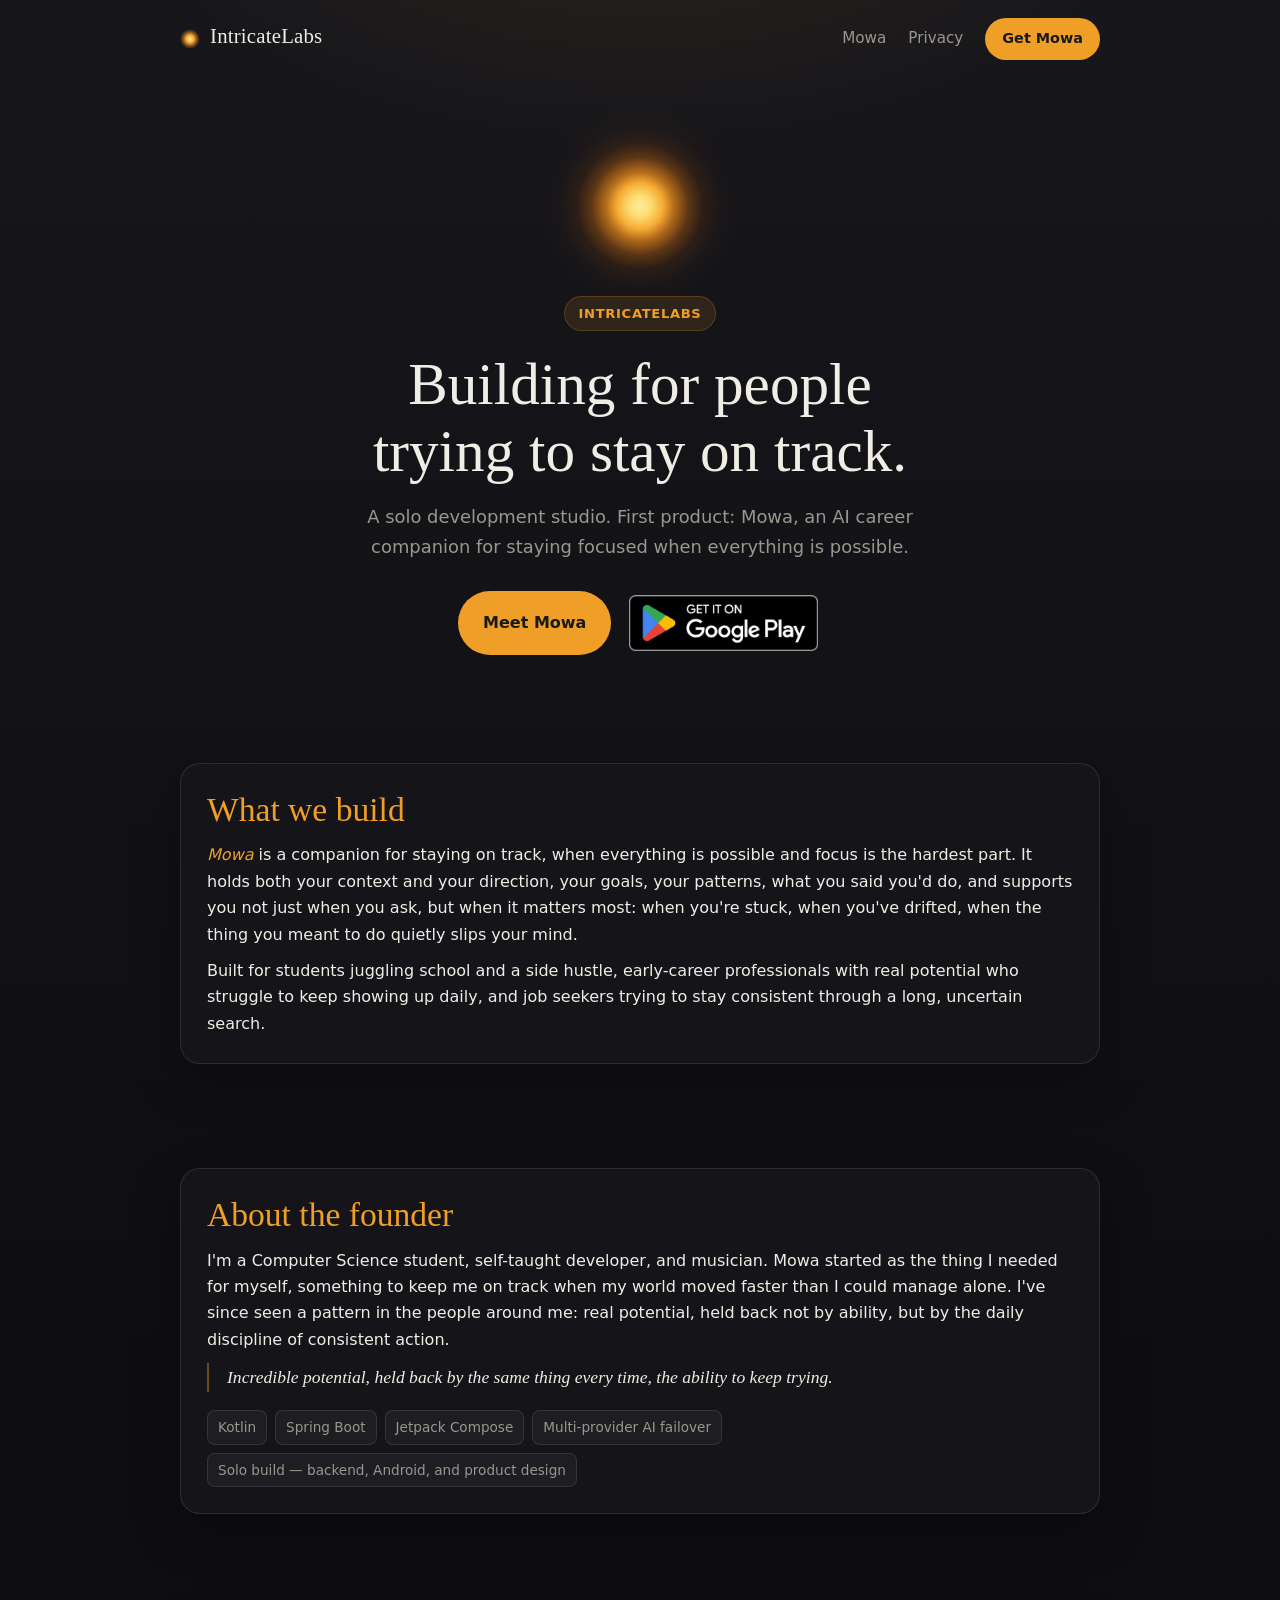
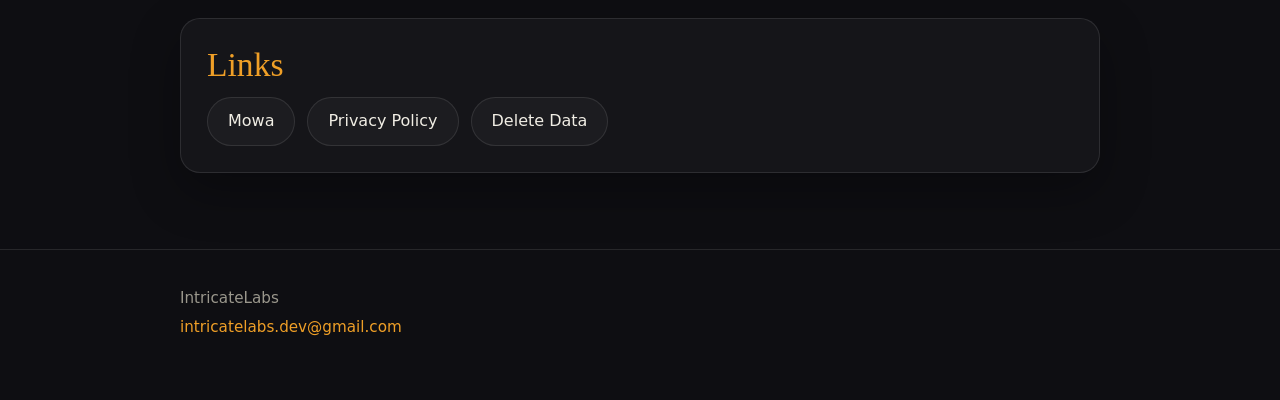
<file: index.html>
<!DOCTYPE html>
<html lang="en">
<head>
  <meta charset="UTF-8" />
  <meta name="viewport" content="width=device-width, initial-scale=1.0" />
  <title>IntricateLabs: builders of Mowa, an AI career companion</title>
  <meta name="description" content="IntricateLabs is a solo development studio. Its first product, Mowa, is an AI career companion for Android." />
  <link rel="canonical" href="https://intricatelabs.site/" />
  <link rel="icon" href="./assets/favicon/favicon.ico" sizes="32x32 48x48" />
  <link rel="icon" href="./assets/favicon/favicon.svg" type="image/svg+xml" />
  <link rel="apple-touch-icon" href="./assets/favicon/apple-touch-icon.png" />
  <link rel="stylesheet" href="./site.css" />
  <script src="./site.js" defer></script>

  <meta property="og:type" content="website" />
  <meta property="og:site_name" content="IntricateLabs" />
  <meta property="og:title" content="IntricateLabs" />
  <meta property="og:description" content="A solo development studio. First product: Mowa, an AI career companion." />
  <meta property="og:url" content="https://intricatelabs.site/" />
  <meta property="og:image" content="https://intricatelabs.site/assets/og-mowa.jpg" />
  <meta property="og:image:width" content="1200" />
  <meta property="og:image:height" content="630" />
  <meta property="og:image:alt" content="mowa: a steady presence, every day" />
  <meta name="twitter:card" content="summary_large_image" />

  <script type="application/ld+json">
  {
    "@context": "https://schema.org",
    "@type": "Organization",
    "@id": "https://intricatelabs.site/#org",
    "name": "IntricateLabs",
    "url": "https://intricatelabs.site/",
    "email": "intricatelabs.dev@gmail.com",
    "description": "A solo development studio. First product: Mowa, an AI career companion for Android."
  }
  </script>
</head>
<body>
  <a class="skip-link" href="#main">Skip to content</a>

  <header class="site-header">
    <div class="container">
      <a class="brand plain" href="./index.html" aria-label="IntricateLabs home"><span class="brand-dot" aria-hidden="true"></span><span class="wordmark">IntricateLabs</span></a>
      <nav class="nav" aria-label="Main">
        <a href="./mowa/index.html">Mowa</a>
        <a href="./mowa/privacy-policy.html">Privacy</a>
        <a class="btn btn-primary btn-small" href="https://play.google.com/store/apps/details?id=com.intricatelabs.mowa">Get Mowa</a>
      </nav>
    </div>
  </header>

  <main id="main">
    <div class="container">

      <section class="hero">
        <div class="orb" style="--size:200px" aria-hidden="true"></div>
        <span class="eyebrow">IntricateLabs</span>
        <h1>Building for people trying to stay on track.</h1>
        <p class="lead muted">A solo development studio. First product: Mowa, an AI career companion for staying focused when everything is possible.</p>
        <div class="cta-row">
          <a class="btn btn-primary" href="./mowa/index.html">Meet Mowa</a>
          <a class="badge-link" href="https://play.google.com/store/apps/details?id=com.intricatelabs.mowa"><img src="./assets/google-play-badge.webp" alt="Get it on Google Play" height="56" /></a>
        </div>
      </section>

      <section aria-labelledby="build-title">
        <div class="card interactive">
          <h2 id="build-title">What we build</h2>
          <p><a href="./mowa/index.html"><em>Mowa</em></a> is a companion for staying on track, when everything is possible and focus is the hardest part. It holds both your context and your direction, your goals, your patterns, what you said you'd do, and supports you not just when you ask, but when it matters most: when you're stuck, when you've drifted, when the thing you meant to do quietly slips your mind.</p>
          <p class="muted">Built for students juggling school and a side hustle, early-career professionals with real potential who struggle to keep showing up daily, and job seekers trying to stay consistent through a long, uncertain search.</p>
        </div>
      </section>

      <section aria-labelledby="founder-title">
        <div class="card interactive">
          <h2 id="founder-title">About the founder</h2>
          <p>I'm a Computer Science student, self-taught developer, and musician. Mowa started as the thing I needed for myself, something to keep me on track when my world moved faster than I could manage alone. I've since seen a pattern in the people around me: real potential, held back not by ability, but by the daily discipline of consistent action.</p>
          <p class="quote">Incredible potential, held back by the same thing every time, the ability to keep trying.</p>
          <div class="chips"><span>Kotlin</span><span>Spring Boot</span><span>Jetpack Compose</span><span>Multi-provider AI failover</span><span>Solo build — backend, Android, and product design</span></div>
        </div>
      </section>

      <section aria-labelledby="links-title">
        <div class="card">
          <h2 id="links-title">Links</h2>
          <div class="links-row">
            <a href="./mowa/index.html">Mowa</a>
            <a href="./mowa/privacy-policy.html">Privacy Policy</a>
            <a href="./mowa/delete-data.html">Delete Data</a>
          </div>
        </div>
      </section>

    </div>
  </main>

  <footer class="site-footer">
    <div class="container">
      <div>
        <p>IntricateLabs</p>
        <p><a href="mailto:intricatelabs.dev@gmail.com">intricatelabs.dev@gmail.com</a></p>
      </div>
    </div>
  </footer>
</body>
</html>
</file>
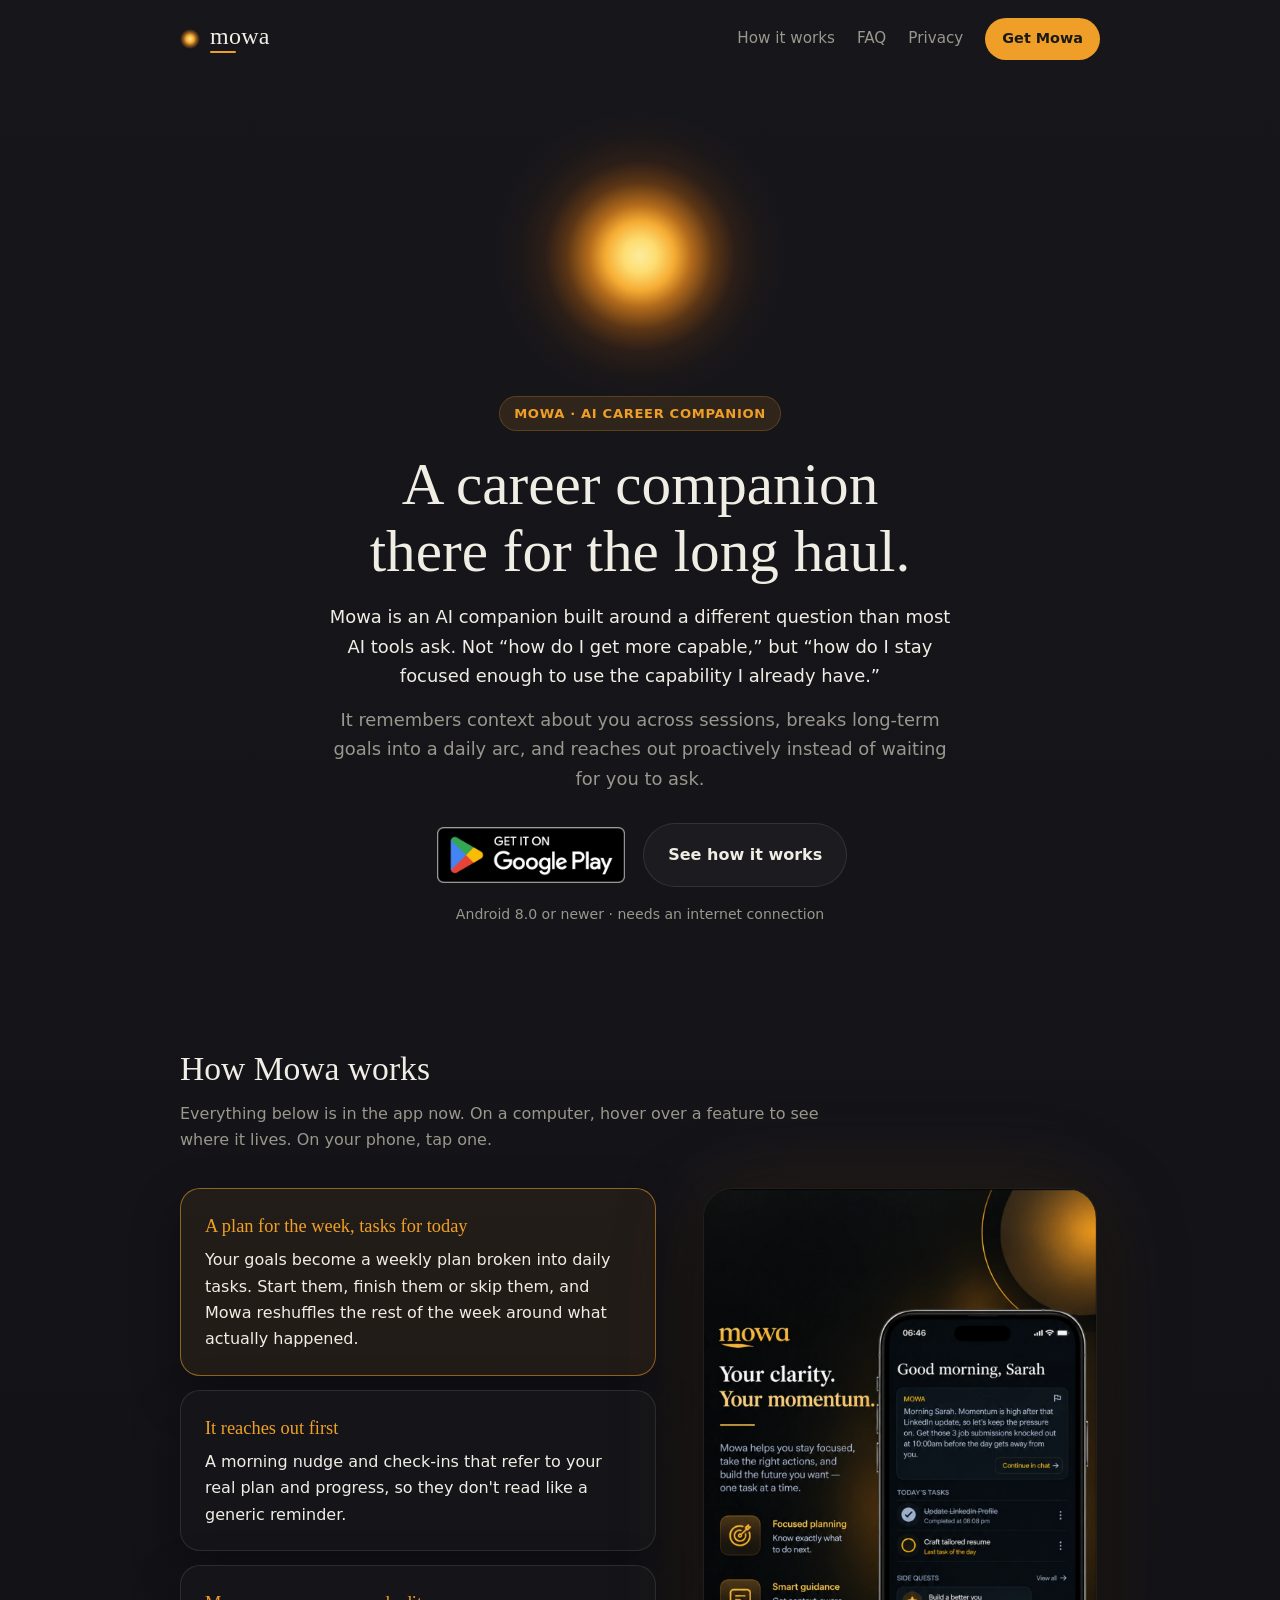
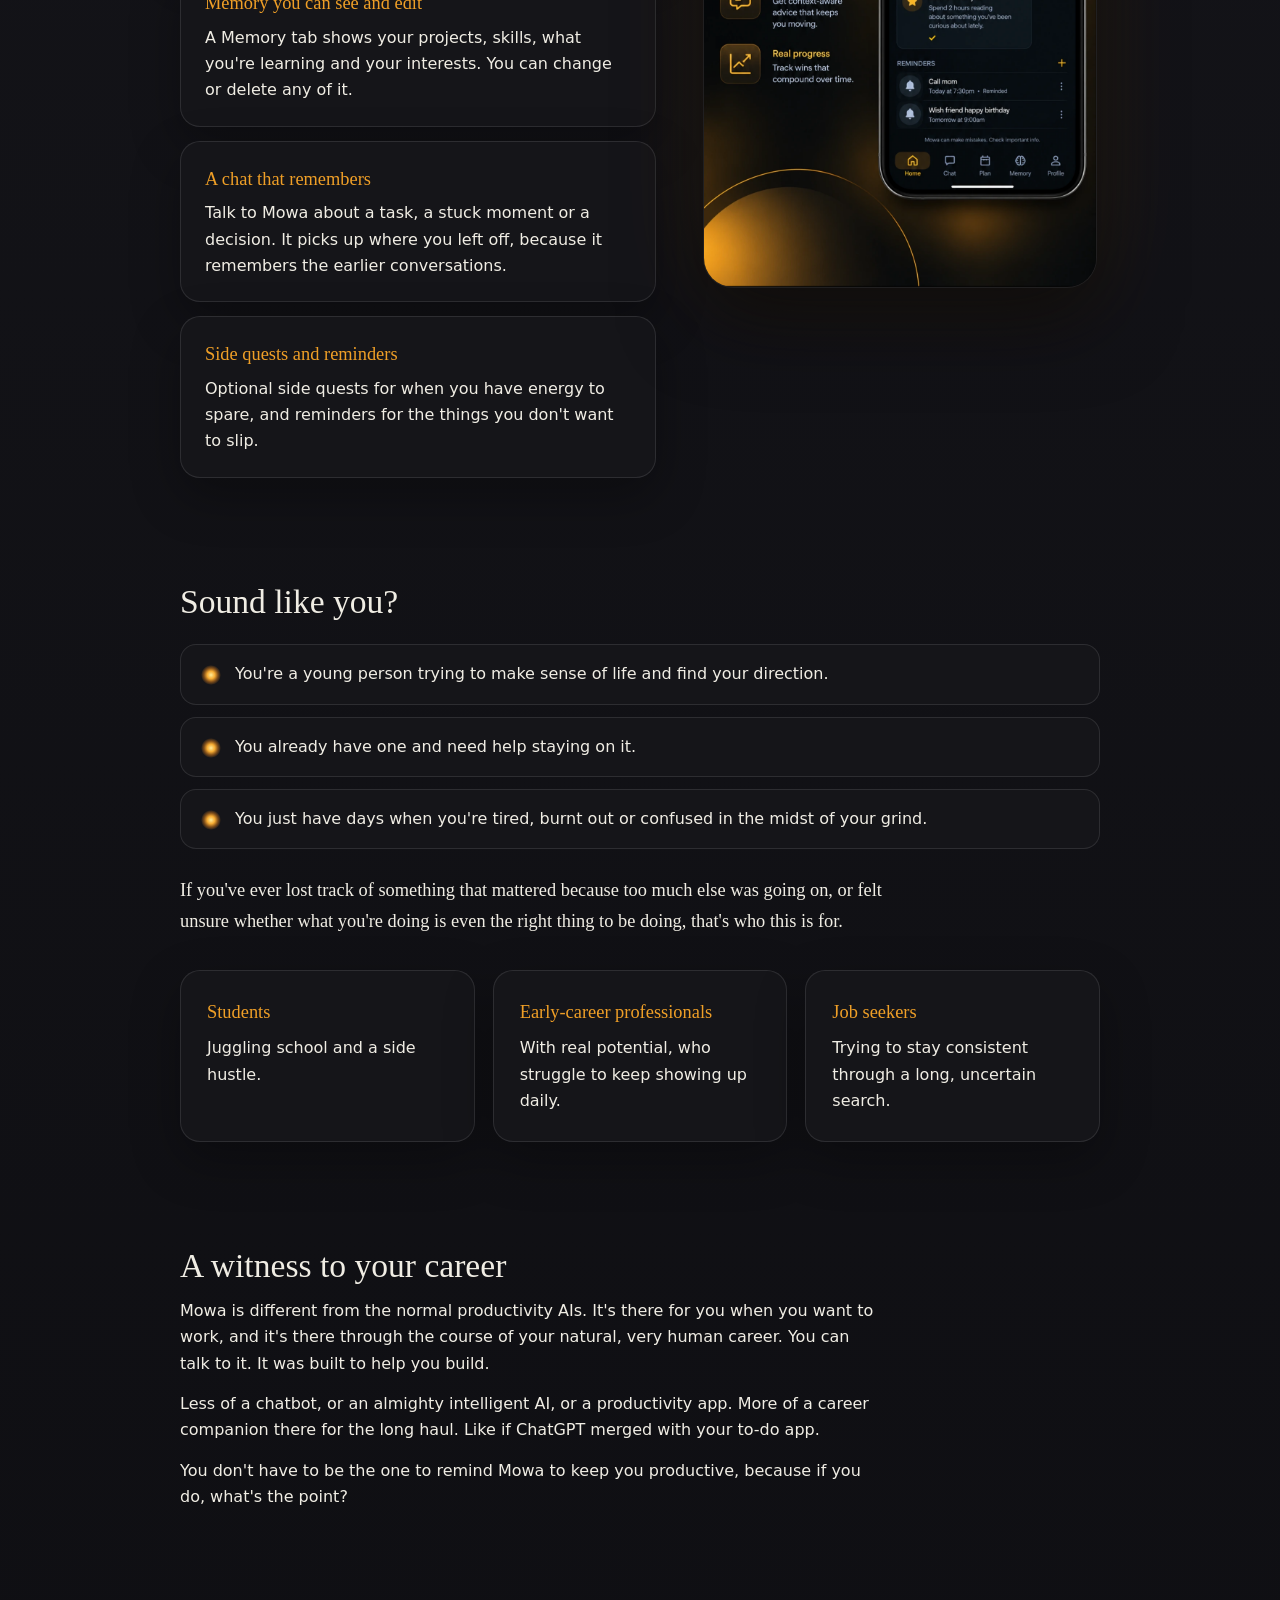
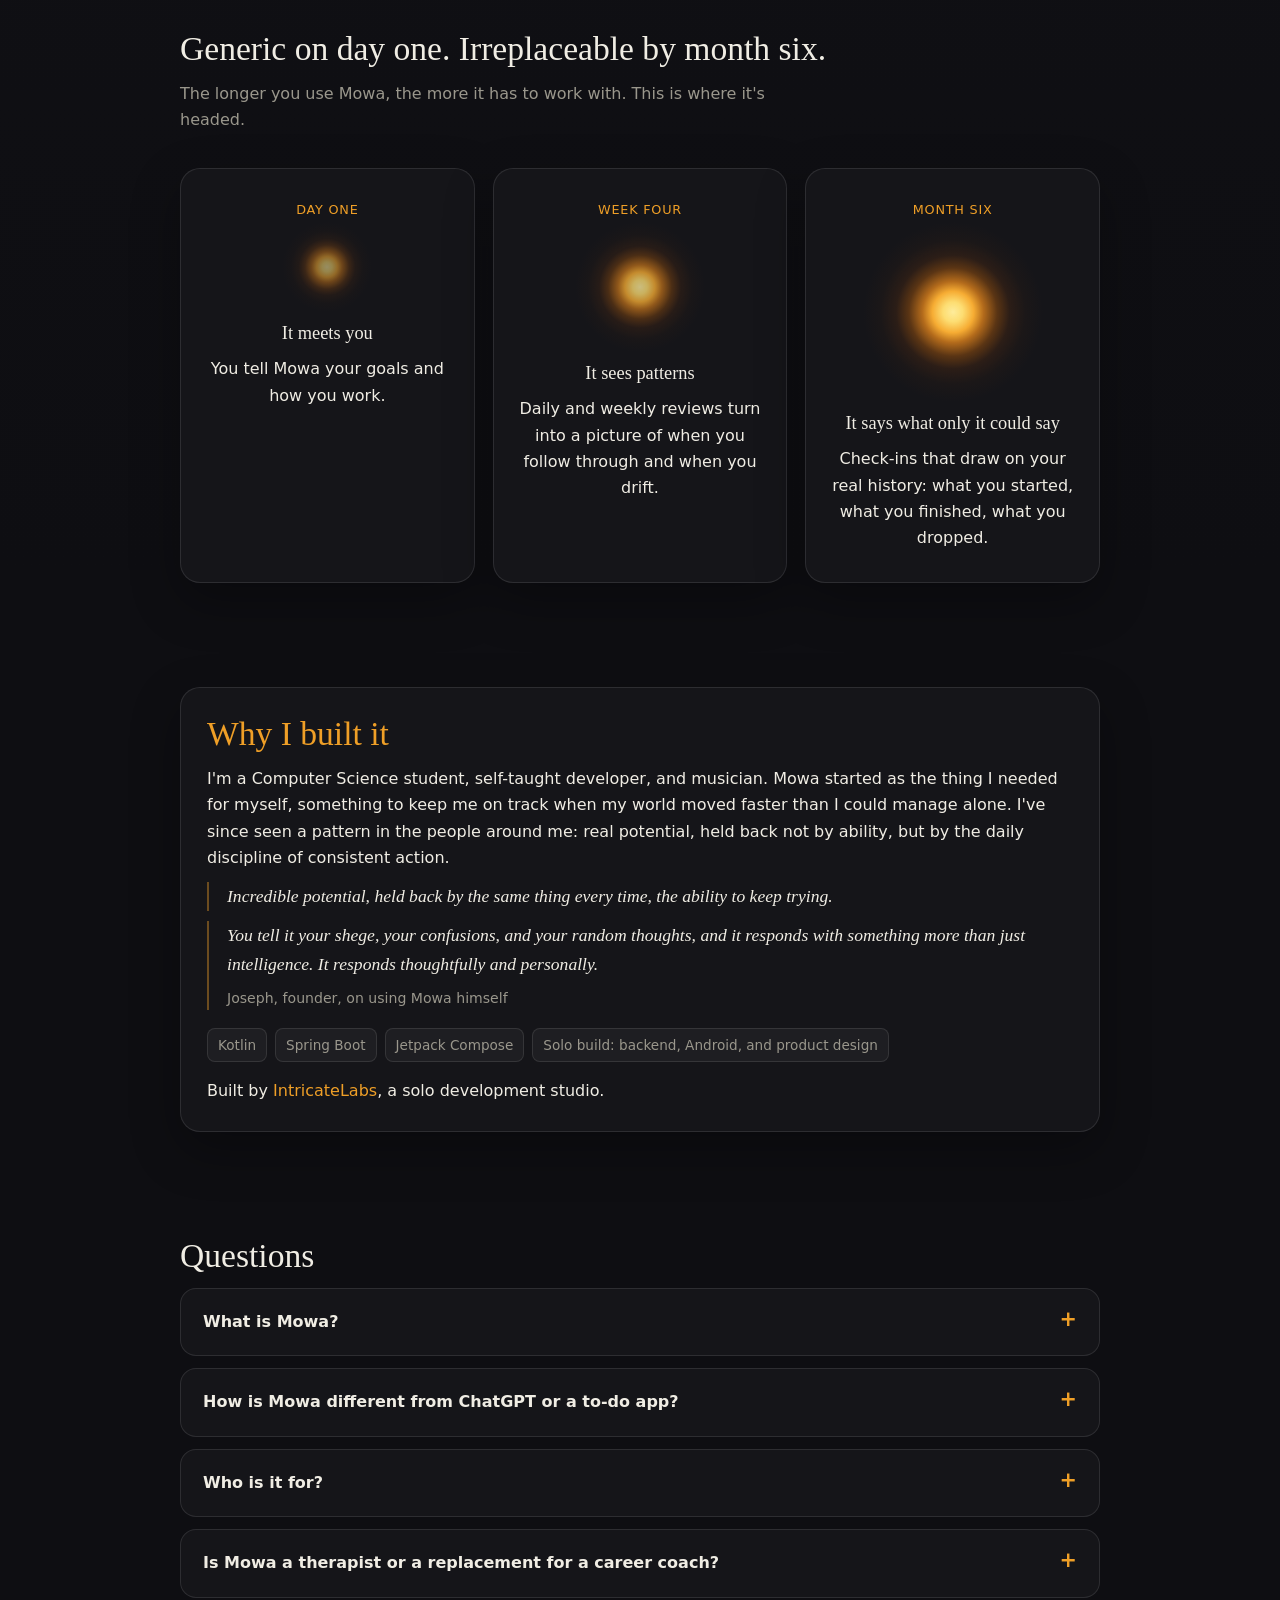
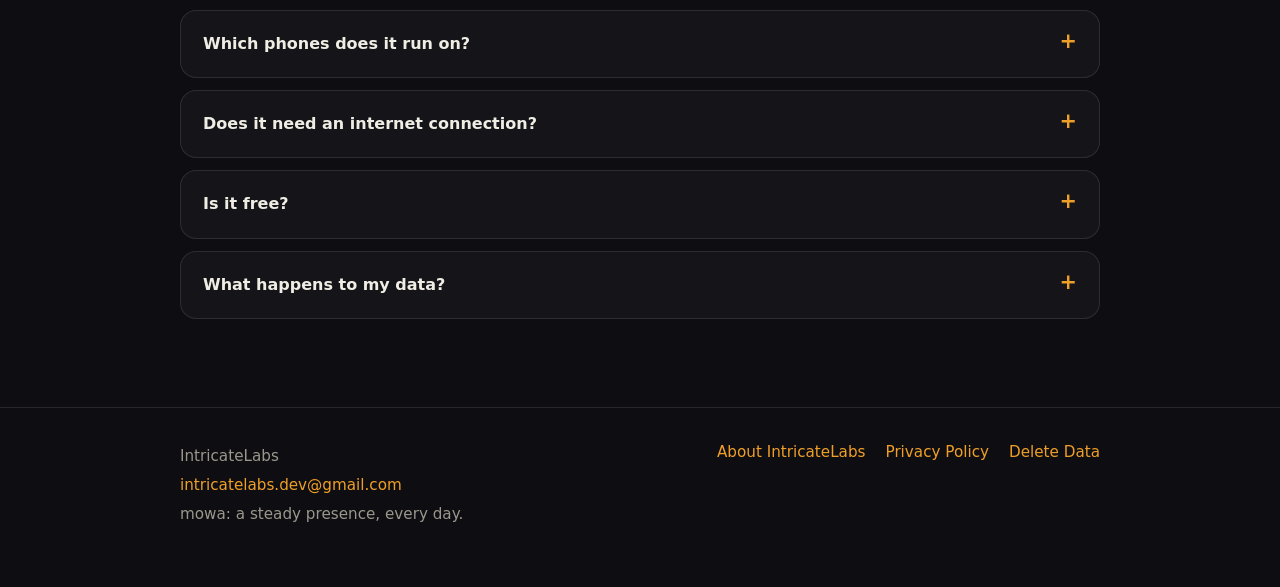
<file: mowa/index.html>
<!DOCTYPE html>
<html lang="en">
<head>
  <meta charset="UTF-8" />
  <meta name="viewport" content="width=device-width, initial-scale=1.0" />
  <title>Mowa: AI Career Companion | IntricateLabs</title>
  <meta name="description" content="Mowa is an AI career companion for Android that remembers you across sessions, breaks long-term goals into a daily arc, and reaches out proactively." />
  <link rel="canonical" href="https://intricatelabs.site/mowa/" />
  <link rel="icon" href="../assets/favicon/favicon.ico" sizes="32x32 48x48" />
  <link rel="icon" href="../assets/favicon/favicon.svg" type="image/svg+xml" />
  <link rel="apple-touch-icon" href="../assets/favicon/apple-touch-icon.png" />
  <link rel="stylesheet" href="../site.css" />
  <script src="../site.js" defer></script>

  <meta property="og:type" content="website" />
  <meta property="og:site_name" content="IntricateLabs" />
  <meta property="og:title" content="Mowa: AI Career Companion" />
  <meta property="og:description" content="Mowa is an AI career companion for Android that remembers you across sessions, breaks long-term goals into a daily arc, and reaches out proactively." />
  <meta property="og:url" content="https://intricatelabs.site/mowa/" />
  <meta property="og:image" content="https://intricatelabs.site/assets/og-mowa.jpg" />
  <meta property="og:image:width" content="1200" />
  <meta property="og:image:height" content="630" />
  <meta property="og:image:alt" content="mowa: a steady presence, every day" />
  <meta name="twitter:card" content="summary_large_image" />

  <script type="application/ld+json">
  {
    "@context": "https://schema.org",
    "@graph": [
      {
        "@type": "Organization",
        "@id": "https://intricatelabs.site/#org",
        "name": "IntricateLabs",
        "url": "https://intricatelabs.site/",
        "email": "intricatelabs.dev@gmail.com"
      },
      {
        "@type": "MobileApplication",
        "@id": "https://intricatelabs.site/mowa/#app",
        "name": "Mowa: AI Career Companion",
        "alternateName": "Mowa",
        "description": "Mowa is an AI career companion for Android that remembers you across sessions, breaks long-term goals into a daily arc, and reaches out proactively.",
        "operatingSystem": "ANDROID",
        "applicationCategory": "LifestyleApplication",
        "url": "https://intricatelabs.site/mowa/",
        "installUrl": "https://play.google.com/store/apps/details?id=com.intricatelabs.mowa",
        "sameAs": ["https://play.google.com/store/apps/details?id=com.intricatelabs.mowa"],
        "image": "https://intricatelabs.site/assets/og-mowa.jpg",
        "publisher": { "@id": "https://intricatelabs.site/#org" }
      }
    ]
  }
  </script>
</head>
<body>
  <a class="skip-link" href="#main">Skip to content</a>

  <header class="site-header">
    <div class="container">
      <a class="brand" href="./index.html" aria-label="Mowa home"><span class="brand-dot" aria-hidden="true"></span><span class="wordmark">mowa</span></a>
      <nav class="nav" aria-label="Main">
        <a href="#how-it-works">How it works</a>
        <a href="#faq">FAQ</a>
        <a href="./privacy-policy.html">Privacy</a>
        <a class="btn btn-primary btn-small" href="https://play.google.com/store/apps/details?id=com.intricatelabs.mowa">Get Mowa</a>
      </nav>
    </div>
  </header>

  <main id="main">
    <div class="container">

      <!-- HERO. Wording is yours: the H1 is your tagline; the leads are from your longer post. -->
      <section class="hero">
        <div class="orb" aria-hidden="true"></div>
        <span class="eyebrow">Mowa · AI career companion</span>
        <h1>A career companion there for the long haul.</h1>
        <p class="lead">Mowa is an AI companion built around a different question than most AI tools ask. Not &ldquo;how do I get more capable,&rdquo; but &ldquo;how do I stay focused enough to use the capability I already have.&rdquo;</p>
        <p class="lead muted">It remembers context about you across sessions, breaks long-term goals into a daily arc, and reaches out proactively instead of waiting for you to ask.</p>
        <div class="cta-row">
          <a class="badge-link" href="https://play.google.com/store/apps/details?id=com.intricatelabs.mowa"><img src="../assets/google-play-badge.webp" alt="Get it on Google Play" height="56" /></a>
          <a class="btn btn-ghost" href="#how-it-works">See how it works</a>
        </div>
        <p class="fineprint">Android 8.0 or newer · needs an internet connection</p>
      </section>

      <!-- HOW IT WORKS. On a computer, hovering a feature swaps the phone on the right (the text never moves).
           On phones and tablets, tapping a feature opens its screenshot inline.
           Screenshot file names contain spaces, so they are written as %20 (renaming them is cleaner).
           EDIT: the feature text is plain description of what the app does today; put it in your voice. -->
      <section id="how-it-works" aria-labelledby="how-title">
        <h2 id="how-title">How Mowa works</h2>
        <p class="section-intro">Everything below is in the app now. On a computer, hover over a feature to see where it lives. On your phone, tap one.</p>
        <div class="explorer">
          <div class="explorer-list">
            <button type="button" class="feature card interactive is-active" data-shot="plan" aria-pressed="true" aria-controls="phone-preview">
              <span class="feature-title">A plan for the week, tasks for today</span>
              <span class="feature-text">Your goals become a weekly plan broken into daily tasks. Start them, finish them or skip them, and Mowa reshuffles the rest of the week around what actually happened.</span>
              <img width="1080" height="1920" class="inline-shot" src="../assets/screenshots/mowa_weekly_plan_screen.webp" alt="Mowa's home screen, showing today's tasks" loading="lazy" decoding="async" />
            </button>
            <button type="button" class="feature card interactive" data-shot="home" aria-pressed="false" aria-controls="phone-preview">
              <span class="feature-title">It reaches out first</span>
              <span class="feature-text">A morning nudge and check-ins that refer to your real plan and progress, so they don't read like a generic reminder.</span>
              <img width="1080" height="1920" class="inline-shot" src="../assets/screenshots/mowa_home_screen.webp" alt="Mowa's home screen, with a check-in from Mowa at the top" loading="lazy" decoding="async" />
            </button>
            <button type="button" class="feature card interactive" data-shot="memory" aria-pressed="false" aria-controls="phone-preview">
              <span class="feature-title">Memory you can see and edit</span>
              <span class="feature-text">A Memory tab shows your projects, skills, what you're learning and your interests. You can change or delete any of it.</span>
              <img width="1080" height="1920" class="inline-shot" src="../assets/screenshots/mowa_memory_screen.webp" alt="Mowa's Memory screen with projects, skills and learning" loading="lazy" decoding="async" />
            </button>
            <button type="button" class="feature card interactive" data-shot="chat" aria-pressed="false" aria-controls="phone-preview">
              <span class="feature-title">A chat that remembers</span>
              <span class="feature-text">Talk to Mowa about a task, a stuck moment or a decision. It picks up where you left off, because it remembers the earlier conversations.</span>
              <img width="1080" height="1920" class="inline-shot" src="../assets/screenshots/mowa_chat_screen.webp" alt="A conversation with Mowa in the chat screen" loading="lazy" decoding="async" />
            </button>
            <button type="button" class="feature card interactive" data-shot="home" aria-pressed="false" aria-controls="phone-preview">
              <span class="feature-title">Side quests and reminders</span>
              <span class="feature-text">Optional side quests for when you have energy to spare, and reminders for the things you don't want to slip.</span>
              <img width="1080" height="1920" class="inline-shot" src="../assets/screenshots/mowa_home_screen.webp" alt="Mowa's home screen, with side quests and reminders below today's tasks" loading="lazy" decoding="async" />
            </button>
          </div>
          <div class="explorer-phone" id="phone-preview" aria-live="polite">
            <div class="phone">
              <img width="1080" height="1920" data-key="home" class="is-active" src="../assets/screenshots/mowa_home_screen.webp" alt="Mowa's home screen on a phone: a morning check-in, today's tasks, side quests and reminders, under the headline Your clarity. Your momentum." decoding="async" />
              <img width="1080" height="1920" data-key="chat" src="../assets/screenshots/mowa_chat_screen.webp" alt="A conversation with Mowa in the chat screen" loading="lazy" decoding="async" />
              <img width="1080" height="1920" data-key="memory" src="../assets/screenshots/mowa_memory_screen.webp" alt="Mowa's Memory screen showing projects, skills and what the user is learning" loading="lazy" decoding="async" />
              <img width="1080" height="1920" data-key="plan" src="../assets/screenshots/mowa_weekly_plan_screen.webp" alt="Mowa's weekly plan screen" loading="lazy" decoding="async" />
            </div>
          </div>
        </div>
        <!-- TODO once voice typing and read-aloud are released: add a feature for them. -->
      </section>

      <!-- SOUND LIKE YOU? Your "Are you a young person..." post split into its three situations, plus the closing line from the longer post. -->
      <section aria-labelledby="sound-title">
        <h2 id="sound-title">Sound like you?</h2>
        <ul class="checklist">
          <li>You're a young person trying to make sense of life and find your direction.</li>
          <li>You already have one and need help staying on it.</li>
          <li>You just have days when you're tired, burnt out or confused in the midst of your grind.</li>
        </ul>
        <p class="closing-line">If you've ever lost track of something that mattered because too much else was going on, or felt unsure whether what you're doing is even the right thing to be doing, that's who this is for.</p>
        <div class="grid grid-3" style="margin-top:34px">
          <div class="card interactive"><h3>Students</h3><p>Juggling school and a side hustle.</p></div>
          <div class="card interactive"><h3>Early-career professionals</h3><p>With real potential, who struggle to keep showing up daily.</p></div>
          <div class="card interactive"><h3>Job seekers</h3><p>Trying to stay consistent through a long, uncertain search.</p></div>
        </div>
      </section>

      <!-- A WITNESS TO YOUR CAREER. Your wording; I added punctuation and tidied the last sentence of the first paragraph. -->
      <section aria-labelledby="witness-title">
        <h2 id="witness-title">A witness to your career</h2>
        <div class="prose">
          <p>Mowa is different from the normal productivity AIs. It's there for you when you want to work, and it's there through the course of your natural, very human career. You can talk to it. It was built to help you build.</p>
          <p>Less of a chatbot, or an almighty intelligent AI, or a productivity app. More of a career companion there for the long haul. Like if ChatGPT merged with your to-do app.</p>
          <p>You don't have to be the one to remind Mowa to keep you productive, because if you do, what's the point?</p>
        </div>
      </section>

      <section aria-labelledby="grows-title">
        <h2 id="grows-title">Generic on day one. Irreplaceable by month six.</h2>
        <p class="section-intro">The longer you use Mowa, the more it has to work with. This is where it's headed.</p>
        <!-- EDIT: the month-six card is a goal, not a claim, so it's worded that way. Your call on how bold to go. -->
        <div class="timeline">
          <div class="card step interactive"><span class="when">Day one</span><div class="orb" style="--size:90px; --glow:0.2" aria-hidden="true"></div><h3>It meets you</h3><p>You tell Mowa your goals and how you work.</p></div>
          <div class="card step interactive"><span class="when">Week four</span><div class="orb" style="--size:130px; --glow:0.6" aria-hidden="true"></div><h3>It sees patterns</h3><p>Daily and weekly reviews turn into a picture of when you follow through and when you drift.</p></div>
          <div class="card step interactive"><span class="when">Month six</span><div class="orb" style="--size:180px; --glow:1" aria-hidden="true"></div><h3>It says what only it could say</h3><p>Check-ins that draw on your real history: what you started, what you finished, what you dropped.</p></div>
        </div>
      </section>

      <!-- FOUNDER. Your "shege" post and your existing founder text. Attributed to you, not presented as a user review. -->
      <section aria-labelledby="founder-title">
        <div class="card">
          <h2 id="founder-title">Why I built it</h2>
          <p>I'm a Computer Science student, self-taught developer, and musician. Mowa started as the thing I needed for myself, something to keep me on track when my world moved faster than I could manage alone. I've since seen a pattern in the people around me: real potential, held back not by ability, but by the daily discipline of consistent action.</p>
          <p class="quote">Incredible potential, held back by the same thing every time, the ability to keep trying.</p>
          <p class="quote">You tell it your shege, your confusions, and your random thoughts, and it responds with something more than just intelligence. It responds thoughtfully and personally.<span class="cite">Joseph, founder, on using Mowa himself</span></p>
          <div class="chips"><span>Kotlin</span><span>Spring Boot</span><span>Jetpack Compose</span><span>Solo build: backend, Android, and product design</span></div>
          <p class="muted" style="margin-top:16px">Built by <a href="../index.html">IntricateLabs</a>, a solo development studio.</p>
        </div>
      </section>

      <section id="faq" class="faq" aria-labelledby="faq-title">
        <h2 id="faq-title">Questions</h2>
        <!-- EDIT: confirm the pricing and platform answers before publishing. -->
        <details><summary>What is Mowa?</summary><p>Mowa is an AI career companion for Android, built around a different question than most AI tools ask: not &ldquo;how do I get more capable,&rdquo; but &ldquo;how do I stay focused enough to use the capability I already have.&rdquo; It remembers context about you across sessions, breaks long-term goals into a daily arc, and reaches out proactively instead of waiting for you to ask.</p></details>
        <details><summary>How is Mowa different from ChatGPT or a to-do app?</summary><p>Mowa is less of a chatbot, an almighty intelligent AI, or a productivity app, and more of a career companion there for the long haul. Think of it as if ChatGPT merged with your to-do app. You don't have to be the one to remind it to keep you productive, because it reaches out to you.</p></details>
        <details><summary>Who is it for?</summary><p>Young people trying to find their direction, people who have one and need help staying on it, and anyone with days when they're tired, burnt out or confused in the midst of the grind. In practice: students juggling school and a side hustle, early-career professionals, and job seekers trying to stay consistent through a long search.</p></details>
        <details><summary>Is Mowa a therapist or a replacement for a career coach?</summary><p>No. Mowa is a career companion. It helps you plan, follow through and think things over, and many people find it easy to talk to, but it isn't a mental-health service or a human mentor.</p></details>
        <details><summary>Which phones does it run on?</summary><p>Android 8.0 or newer. There is no iPhone version at the moment.</p></details>
        <details><summary>Does it need an internet connection?</summary><p>Yes. Mowa's AI runs on servers, so you need to be online to chat and to get new plans.</p></details>
        <details><summary>Is it free?</summary><p>Mowa has a free tier with usage limits, and a paid plan with higher limits.</p></details>
        <details><summary>What happens to my data?</summary><p>Your account, chats, plans and memory are tied to your profile and used to personalise Mowa for you. You can delete your account from the Profile screen in the app or by email. Read the <a href="./privacy-policy.html">privacy policy</a> and the <a href="./delete-data.html">data deletion page</a>.</p></details>
      </section>

    </div>
  </main>

  <footer class="site-footer">
    <div class="container">
      <div>
        <p>IntricateLabs</p>
        <p><a href="mailto:intricatelabs.dev@gmail.com">intricatelabs.dev@gmail.com</a></p>
        <p>mowa: a steady presence, every day.</p>
      </div>
      <div class="links">
        <a href="../index.html">About IntricateLabs</a>
        <a href="./privacy-policy.html">Privacy Policy</a>
        <a href="./delete-data.html">Delete Data</a>
      </div>
    </div>
  </footer>
</body>
</html>
</file>
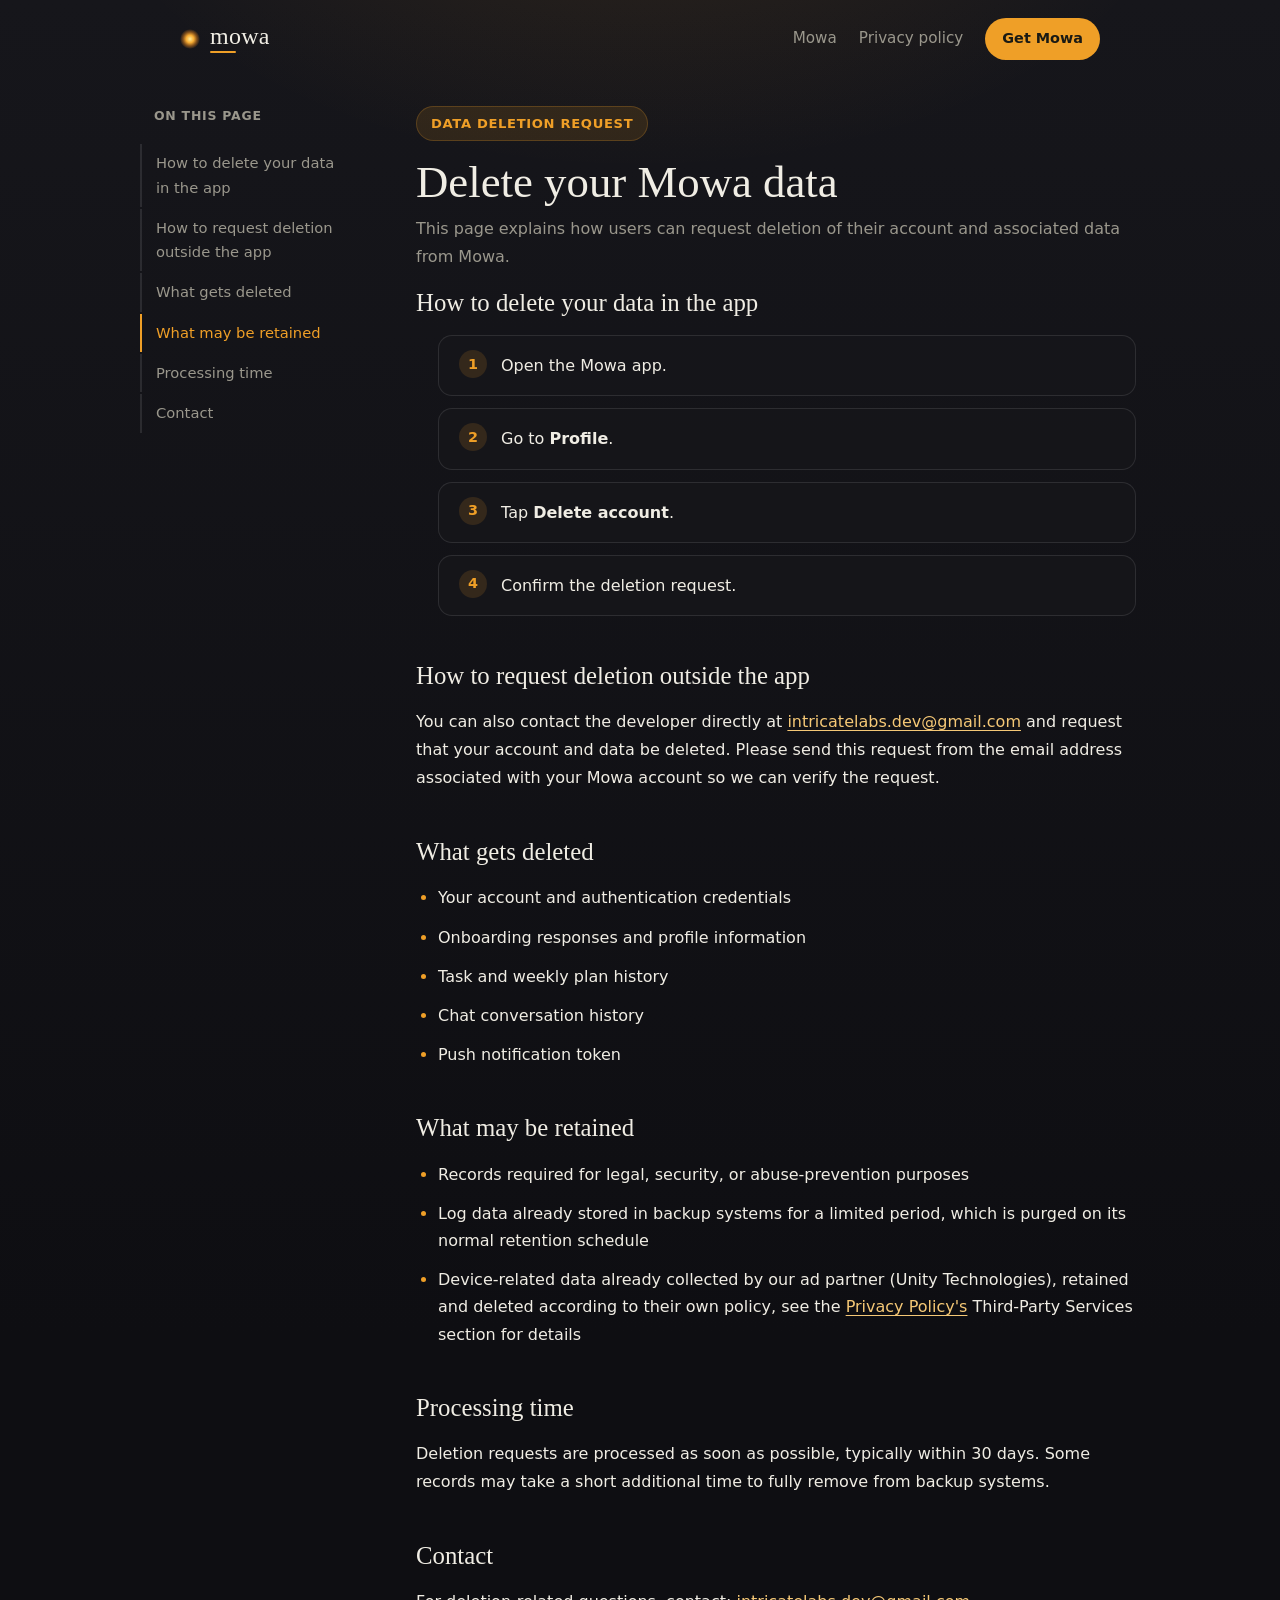
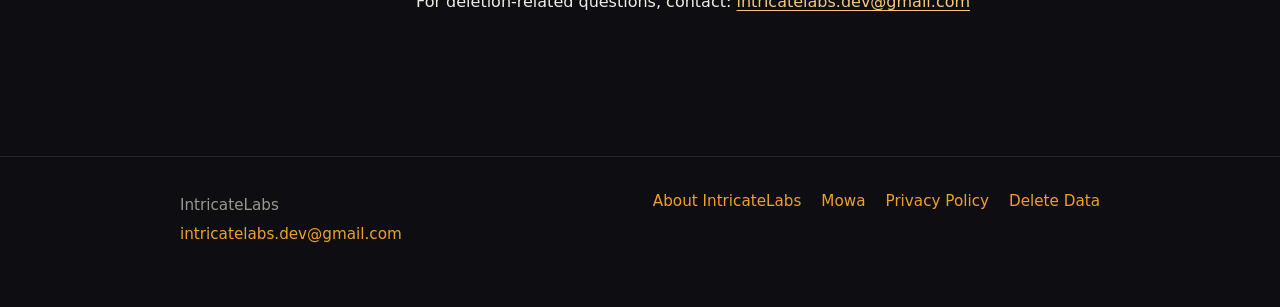
<file: mowa/delete-data.html>
<!DOCTYPE html>
<html lang="en">
<head>
  <meta charset="UTF-8" />
  <meta name="viewport" content="width=device-width, initial-scale=1.0" />
  <title>Delete My Data - Mowa</title>
  <meta name="description" content="How to delete your Mowa account and data, what gets deleted, what may be retained, and how long it takes." />
  <link rel="canonical" href="https://intricatelabs.site/mowa/delete-data.html" />
  <link rel="icon" href="../assets/favicon/favicon.ico" sizes="32x32 48x48" />
  <link rel="icon" href="../assets/favicon/favicon.svg" type="image/svg+xml" />
  <link rel="apple-touch-icon" href="../assets/favicon/apple-touch-icon.png" />
  <link rel="stylesheet" href="../site.css" />
  <script src="../site.js" defer></script>
</head>
<body>
  <a class="skip-link" href="#main">Skip to content</a>

  <header class="site-header">
    <div class="container">
      <a class="brand" href="./index.html" aria-label="Mowa home"><span class="brand-dot" aria-hidden="true"></span><span class="wordmark">mowa</span></a>
      <nav class="nav" aria-label="Main">
        <a href="./index.html">Mowa</a>
        <a href="./privacy-policy.html">Privacy policy</a>
        <a class="btn btn-primary btn-small" href="https://play.google.com/store/apps/details?id=com.intricatelabs.mowa">Get Mowa</a>
      </nav>
    </div>
  </header>

  <main id="main">
    <div class="doc">
      <nav class="doc-toc" aria-label="On this page">
        <details>
          <summary>On this page</summary>
          <ol>
            <li><a href="#in-app">How to delete your data in the app</a></li>
            <li><a href="#outside-app">How to request deletion outside the app</a></li>
            <li><a href="#deleted">What gets deleted</a></li>
            <li><a href="#retained">What may be retained</a></li>
            <li><a href="#processing">Processing time</a></li>
            <li><a href="#contact">Contact</a></li>
          </ol>
        </details>
      </nav>

      <article class="doc-body">
        <span class="eyebrow">Data Deletion Request</span>
        <h1>Delete your Mowa data</h1>
        <p class="doc-meta">
          This page explains how users can request deletion of their account and associated data
          from Mowa.
        </p>

        <section id="in-app">
          <h2>How to delete your data in the app</h2>
          <ol class="doc-steps">
            <li>Open the Mowa app.</li>
            <li>Go to <strong>Profile</strong>.</li>
            <li>Tap <strong>Delete account</strong>.</li>
            <li>Confirm the deletion request.</li>
          </ol>
        </section>

        <section id="outside-app">
          <h2>How to request deletion outside the app</h2>
          <p>
            You can also contact the developer directly at
            <a href="mailto:intricatelabs.dev@gmail.com">intricatelabs.dev@gmail.com</a>
            and request that your account and data be deleted. Please send this request from the
            email address associated with your Mowa account so we can verify the request.
          </p>
        </section>

        <section id="deleted">
          <h2>What gets deleted</h2>
          <ul>
            <li>Your account and authentication credentials</li>
            <li>Onboarding responses and profile information</li>
            <li>Task and weekly plan history</li>
            <li>Chat conversation history</li>
            <li>Push notification token</li>
          </ul>
        </section>

        <section id="retained">
          <h2>What may be retained</h2>
          <ul>
            <li>Records required for legal, security, or abuse-prevention purposes</li>
            <li>Log data already stored in backup systems for a limited period, which is purged on its normal retention schedule</li>
            <li>Device-related data already collected by our ad partner (Unity Technologies), retained and deleted according to their own policy, see the <a href="./privacy-policy.html#third-party-services">Privacy Policy's</a> Third-Party Services section for details</li>
          </ul>
        </section>

        <section id="processing">
          <h2>Processing time</h2>
          <p>
            Deletion requests are processed as soon as possible, typically within 30 days. Some
            records may take a short additional time to fully remove from backup systems.
          </p>
        </section>

        <section id="contact">
          <h2>Contact</h2>
          <p>
            For deletion-related questions, contact:
            <a href="mailto:intricatelabs.dev@gmail.com">intricatelabs.dev@gmail.com</a>
          </p>
        </section>
      </article>
    </div>
  </main>

  <footer class="site-footer">
    <div class="container">
      <div>
        <p>IntricateLabs</p>
        <p><a href="mailto:intricatelabs.dev@gmail.com">intricatelabs.dev@gmail.com</a></p>
      </div>
      <div class="links">
        <a href="../index.html">About IntricateLabs</a>
        <a href="./index.html">Mowa</a>
        <a href="./privacy-policy.html">Privacy Policy</a>
        <a href="./delete-data.html">Delete Data</a>
      </div>
    </div>
  </footer>
</body>
</html>
</file>
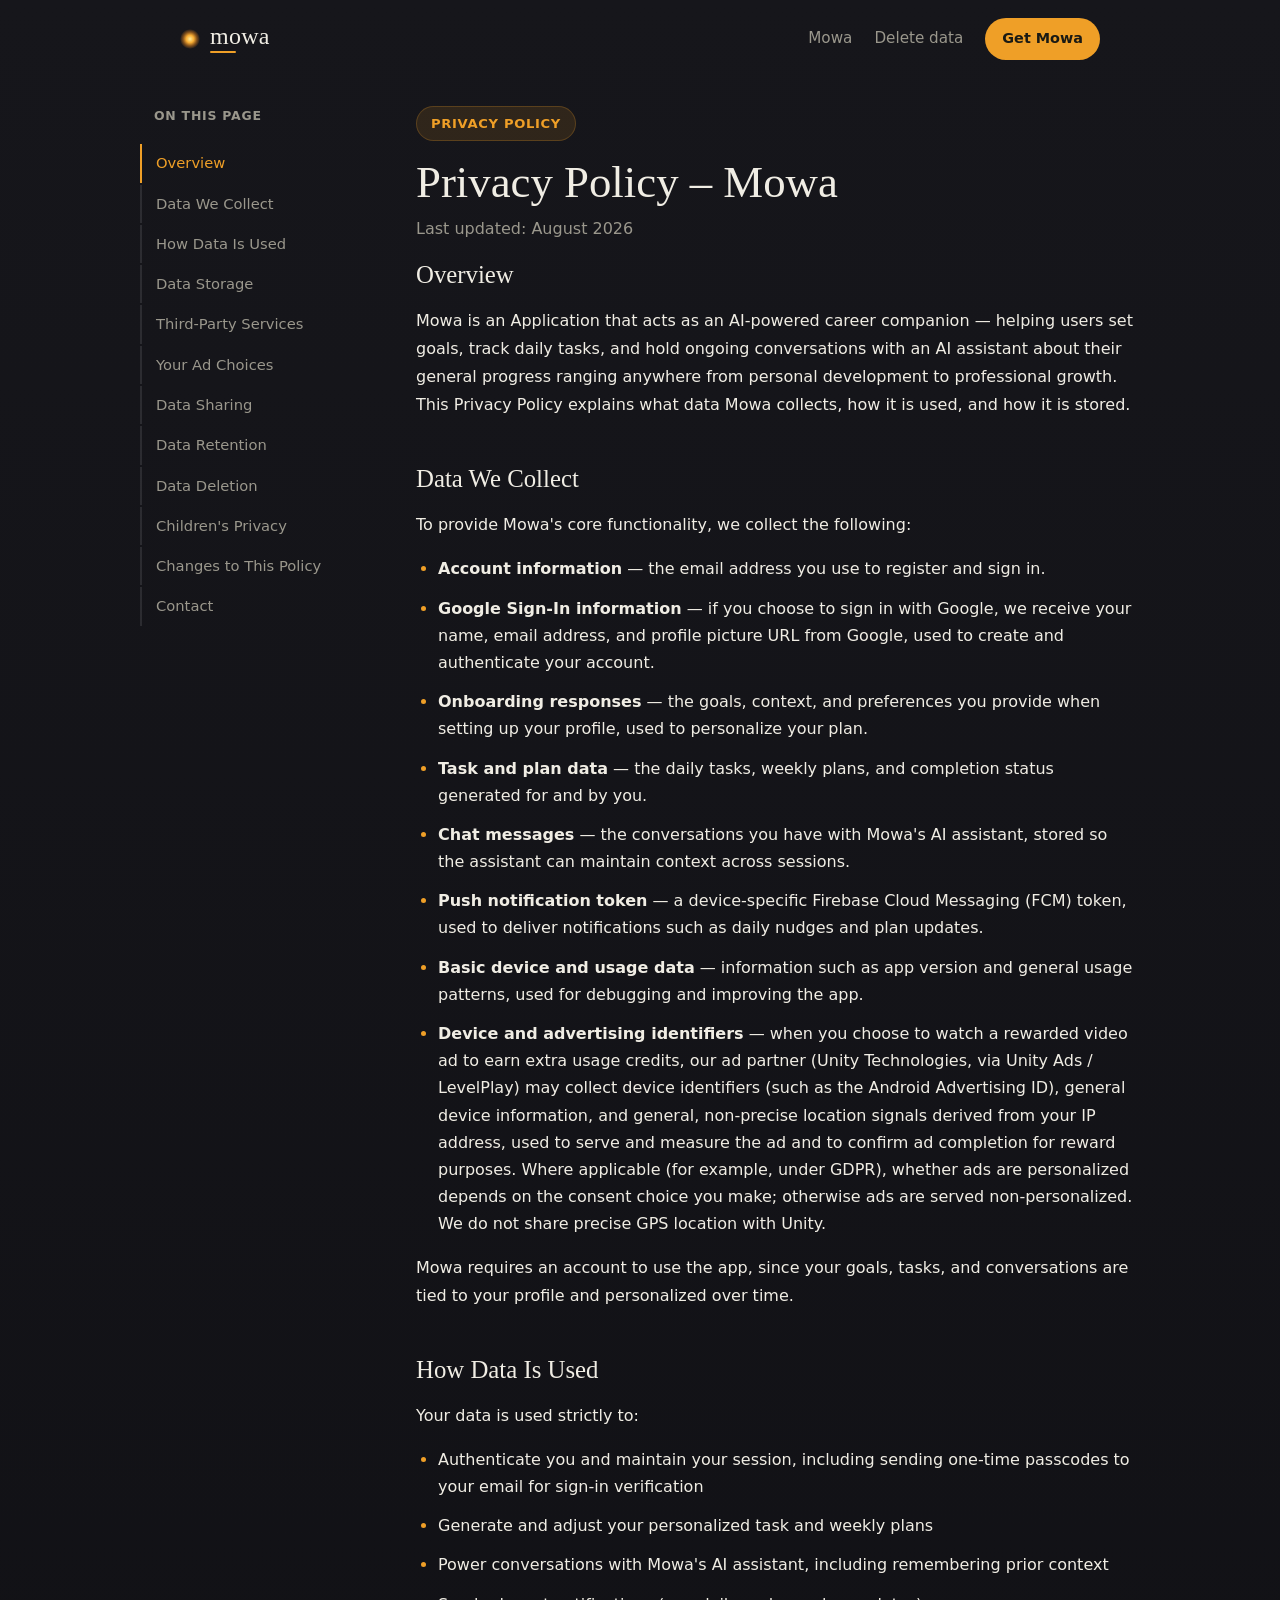
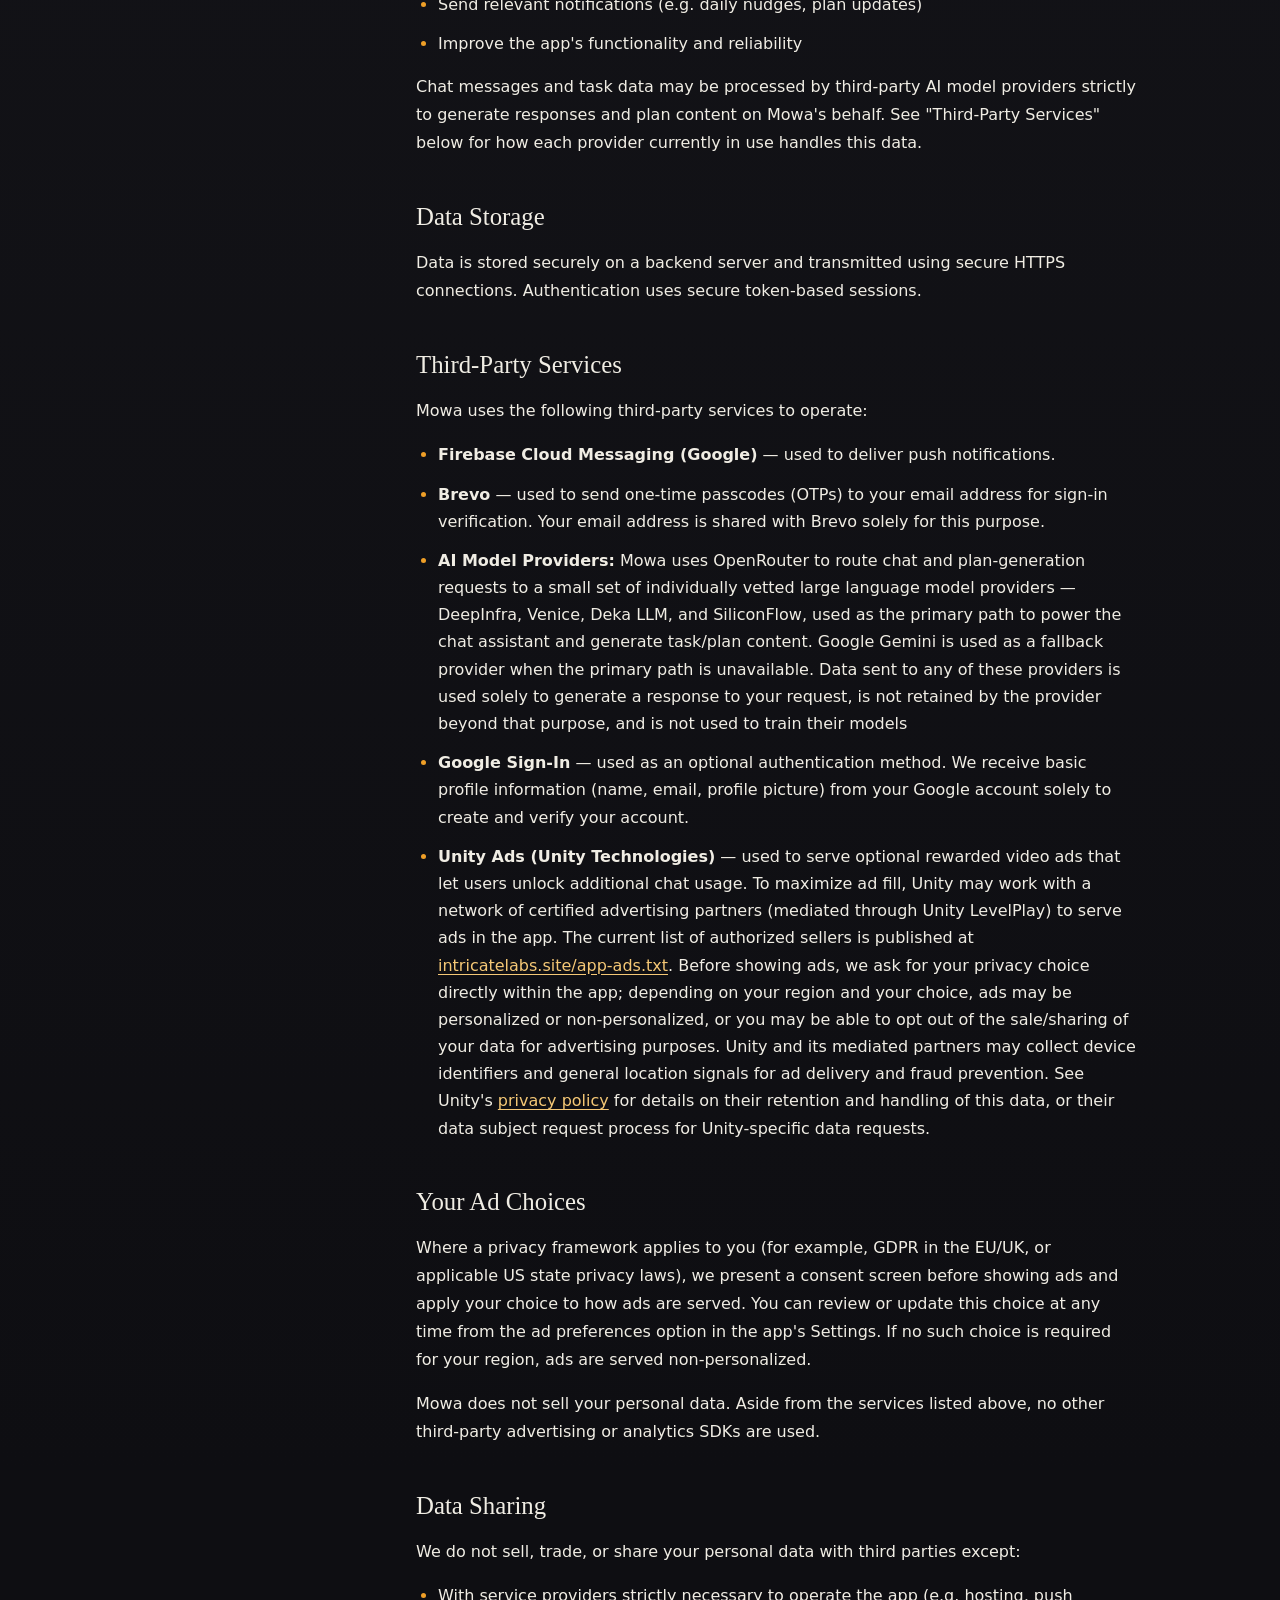
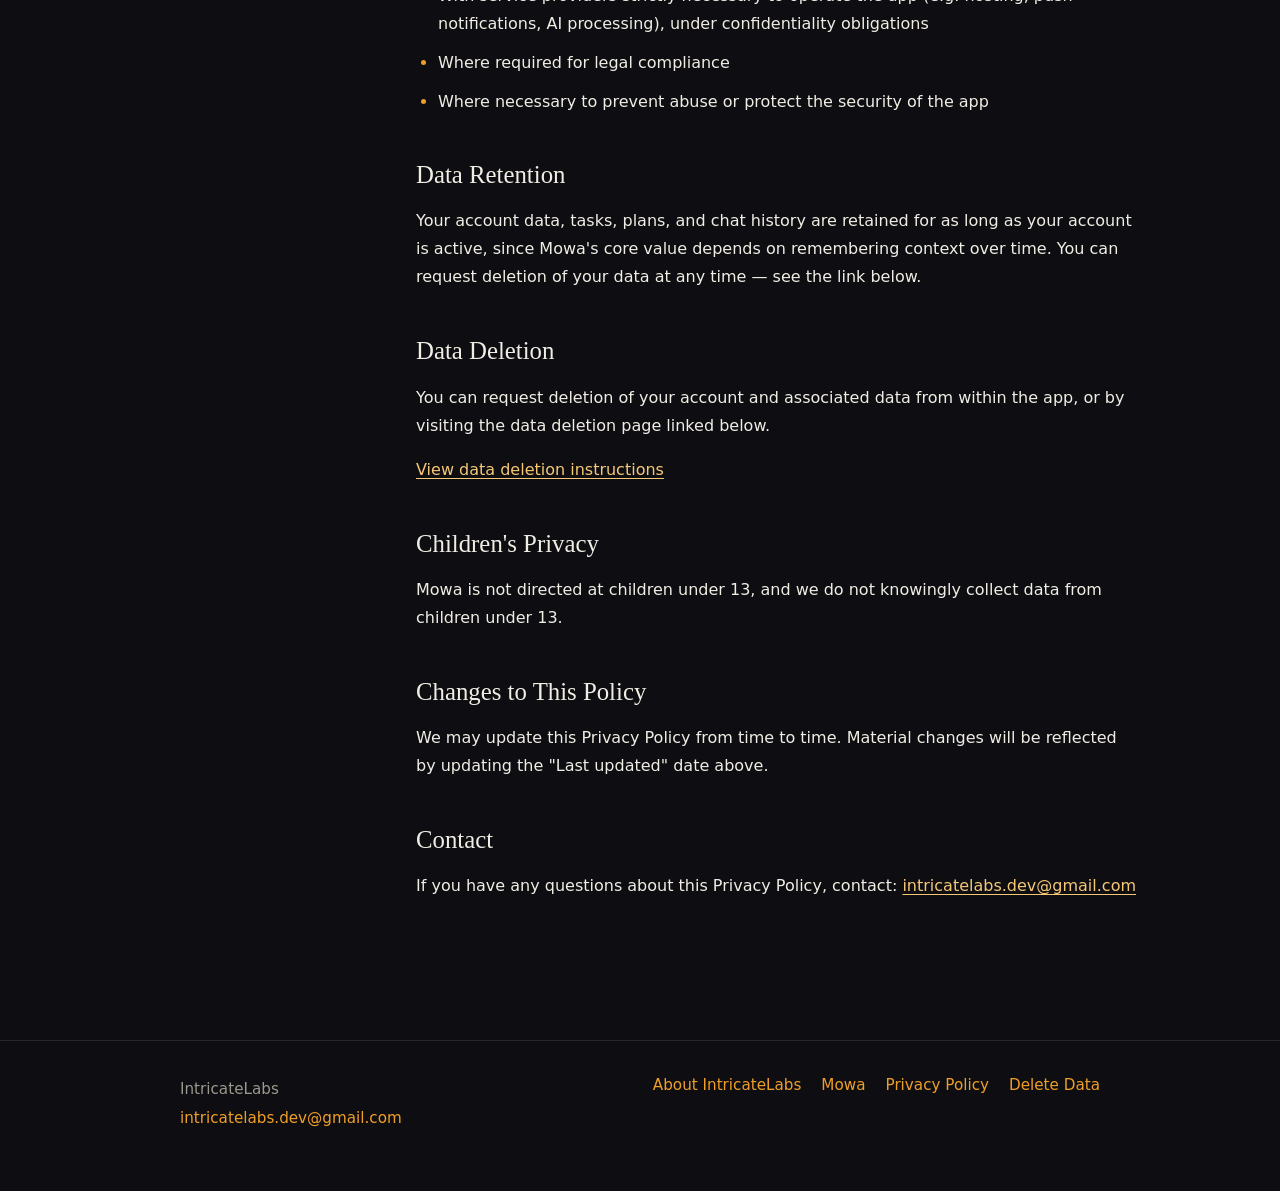
<file: mowa/privacy-policy.html>
<!DOCTYPE html>
<html lang="en">
<head>
  <meta charset="UTF-8" />
  <meta name="viewport" content="width=device-width, initial-scale=1.0" />
  <title>Privacy Policy - Mowa</title>
  <meta name="description" content="How Mowa collects, uses and stores your data, which third-party services it uses, and how to delete your account." />
  <link rel="canonical" href="https://intricatelabs.site/mowa/privacy-policy.html" />
  <link rel="icon" href="../assets/favicon/favicon.ico" sizes="32x32 48x48" />
  <link rel="icon" href="../assets/favicon/favicon.svg" type="image/svg+xml" />
  <link rel="apple-touch-icon" href="../assets/favicon/apple-touch-icon.png" />
  <link rel="stylesheet" href="../site.css" />
  <script src="../site.js" defer></script>
</head>
<body>
  <a class="skip-link" href="#main">Skip to content</a>

  <header class="site-header">
    <div class="container">
      <a class="brand" href="./index.html" aria-label="Mowa home"><span class="brand-dot" aria-hidden="true"></span><span class="wordmark">mowa</span></a>
      <nav class="nav" aria-label="Main">
        <a href="./index.html">Mowa</a>
        <a href="./delete-data.html">Delete data</a>
        <a class="btn btn-primary btn-small" href="https://play.google.com/store/apps/details?id=com.intricatelabs.mowa">Get Mowa</a>
      </nav>
    </div>
  </header>

  <main id="main">
    <div class="doc">
      <nav class="doc-toc" aria-label="On this page">
        <details>
          <summary>On this page</summary>
          <ol>
            <li><a href="#overview">Overview</a></li>
            <li><a href="#data-we-collect">Data We Collect</a></li>
            <li><a href="#how-data-is-used">How Data Is Used</a></li>
            <li><a href="#data-storage">Data Storage</a></li>
            <li><a href="#third-party-services">Third-Party Services</a></li>
            <li><a href="#ad-choices">Your Ad Choices</a></li>
            <li><a href="#data-sharing">Data Sharing</a></li>
            <li><a href="#data-retention">Data Retention</a></li>
            <li><a href="#data-deletion">Data Deletion</a></li>
            <li><a href="#childrens-privacy">Children's Privacy</a></li>
            <li><a href="#changes">Changes to This Policy</a></li>
            <li><a href="#contact">Contact</a></li>
          </ol>
        </details>
      </nav>

      <article class="doc-body">
        <span class="eyebrow">Privacy Policy</span>
        <h1>Privacy Policy – Mowa</h1>
        <p class="doc-meta">Last updated: August 2026</p>

        <section id="overview">
          <h2>Overview</h2>
          <p>
            Mowa is an Application that acts as an AI-powered career companion — helping users
            set goals, track daily tasks, and hold ongoing conversations with an AI assistant about their
            general progress ranging anywhere from personal development to professional growth. This Privacy Policy explains what data Mowa collects, how it
            is used, and how it is stored.
          </p>
        </section>

        <section id="data-we-collect">
          <h2>Data We Collect</h2>
          <p>To provide Mowa's core functionality, we collect the following:</p>
          <ul>
            <li><strong>Account information</strong> — the email address you use to register and sign in.</li>
            <li><strong>Google Sign-In information</strong> — if you choose to sign in with Google, we receive your name, email address, and profile picture URL from Google, used to create and authenticate your account.</li>
            <li><strong>Onboarding responses</strong> — the goals, context, and preferences you provide when setting up your profile, used to personalize your plan.</li>
            <li><strong>Task and plan data</strong> — the daily tasks, weekly plans, and completion status generated for and by you.</li>
            <li><strong>Chat messages</strong> — the conversations you have with Mowa's AI assistant, stored so the assistant can maintain context across sessions.</li>
            <li><strong>Push notification token</strong> — a device-specific Firebase Cloud Messaging (FCM) token, used to deliver notifications such as daily nudges and plan updates.</li>
            <li><strong>Basic device and usage data</strong> — information such as app version and general usage patterns, used for debugging and improving the app.</li>
            <li><strong>Device and advertising identifiers</strong> — when you choose to watch a rewarded video ad to earn extra usage credits, our ad partner (Unity Technologies, via Unity Ads / LevelPlay) may collect device identifiers (such as the Android Advertising ID), general device information, and general, non-precise location signals derived from your IP address, used to serve and measure the ad and to confirm ad completion for reward purposes. Where applicable (for example, under GDPR), whether ads are personalized depends on the consent choice you make; otherwise ads are served non-personalized. We do not share precise GPS location with Unity.</li>
          </ul>
          <p>
            Mowa requires an account to use the app, since your goals, tasks, and conversations are
            tied to your profile and personalized over time.
          </p>
        </section>

        <section id="how-data-is-used">
          <h2>How Data Is Used</h2>
          <p>Your data is used strictly to:</p>
          <ul>
            <li>Authenticate you and maintain your session, including sending one-time passcodes to your email for sign-in verification</li>
            <li>Generate and adjust your personalized task and weekly plans</li>
            <li>Power conversations with Mowa's AI assistant, including remembering prior context</li>
            <li>Send relevant notifications (e.g. daily nudges, plan updates)</li>
            <li>Improve the app's functionality and reliability</li>
          </ul>
          <p>
            Chat messages and task data may be processed by third-party AI model providers strictly to
            generate responses and plan content on Mowa's behalf. See "Third-Party Services" below for
            how each provider currently in use handles this data.
          </p>
        </section>

        <section id="data-storage">
          <h2>Data Storage</h2>
          <p>
            Data is stored securely on a backend server and transmitted using secure HTTPS connections.
            Authentication uses secure token-based sessions.
          </p>
        </section>

        <section id="third-party-services">
          <h2>Third-Party Services</h2>
          <p>
            Mowa uses the following third-party services to operate:
          </p>
          <ul>
            <li><strong>Firebase Cloud Messaging (Google)</strong> — used to deliver push notifications.</li>
            <li><strong>Brevo</strong> — used to send one-time passcodes (OTPs) to your email address for sign-in verification. Your email address is shared with Brevo solely for this purpose.</li>
            <li><strong>AI Model Providers:</strong> Mowa uses OpenRouter to route chat and plan-generation requests to a small set of individually vetted large language model providers — DeepInfra, Venice, Deka LLM, and SiliconFlow, used as the primary path to power the chat assistant and generate task/plan content. Google Gemini is used as a fallback provider when the primary path is unavailable. Data sent to any of these providers is used solely to generate a response to your request, is not retained by the provider beyond that purpose, and is not used to train their models</li>
            <li><strong>Google Sign-In</strong> — used as an optional authentication method. We receive basic profile information (name, email, profile picture) from your Google account solely to create and verify your account.</li>
            <li><strong>Unity Ads (Unity Technologies)</strong> — used to serve optional rewarded video ads that let users unlock additional chat usage. To maximize ad fill, Unity may work with a network of certified advertising partners (mediated through Unity LevelPlay) to serve ads in the app. The current list of authorized sellers is published at
            <a href="../app-ads.txt">intricatelabs.site/app-ads.txt</a>. Before showing ads, we ask for your privacy choice directly within the app; depending on your region and your choice, ads may be personalized or non-personalized, or you may be able to opt out of the sale/sharing of your data for advertising purposes. Unity and its mediated partners may collect device identifiers and general location signals for ad delivery and fraud prevention. See Unity's <a href="https://unity.com/legal/game-player-and-app-user-privacy-policy">privacy policy</a> for details on their retention and handling of this data, or their data subject request process for Unity-specific data requests.</li>
          </ul>
        </section>

        <section id="ad-choices">
          <h2>Your Ad Choices</h2>
          <p>
            Where a privacy framework applies to you (for example, GDPR in the EU/UK, or
            applicable US state privacy laws), we present a consent screen before showing ads
            and apply your choice to how ads are served. You can review or update this choice
            at any time from the ad preferences option in the app's Settings. If no such choice
            is required for your region, ads are served non-personalized.
          </p>
          <p>
            Mowa does not sell your personal data. Aside from the services listed above, no other
            third-party advertising or analytics SDKs are used.
          </p>
        </section>

        <section id="data-sharing">
          <h2>Data Sharing</h2>
          <p>
            We do not sell, trade, or share your personal data with third parties except:
          </p>
          <ul>
            <li>With service providers strictly necessary to operate the app (e.g. hosting, push notifications, AI processing), under confidentiality obligations</li>
            <li>Where required for legal compliance</li>
            <li>Where necessary to prevent abuse or protect the security of the app</li>
          </ul>
        </section>

        <section id="data-retention">
          <h2>Data Retention</h2>
          <p>
            Your account data, tasks, plans, and chat history are retained for as long as your account
            is active, since Mowa's core value depends on remembering context over time. You can request
            deletion of your data at any time — see the link below.
          </p>
        </section>

        <section id="data-deletion">
          <h2>Data Deletion</h2>
          <p>
            You can request deletion of your account and associated data from within the app, or by
            visiting the data deletion page linked below.
          </p>
          <p>
            <a href="./delete-data.html">View data deletion instructions</a>
          </p>
        </section>

        <section id="childrens-privacy">
          <h2>Children's Privacy</h2>
          <p>
            Mowa is not directed at children under 13, and we do not knowingly collect data from
            children under 13.
          </p>
        </section>

        <section id="changes">
          <h2>Changes to This Policy</h2>
          <p>
            We may update this Privacy Policy from time to time. Material changes will be reflected
            by updating the "Last updated" date above.
          </p>
        </section>

        <section id="contact">
          <h2>Contact</h2>
          <p>
            If you have any questions about this Privacy Policy, contact:
            <a href="mailto:intricatelabs.dev@gmail.com">intricatelabs.dev@gmail.com</a>
          </p>
        </section>
      </article>
    </div>
  </main>

  <footer class="site-footer">
    <div class="container">
      <div>
        <p>IntricateLabs</p>
        <p><a href="mailto:intricatelabs.dev@gmail.com">intricatelabs.dev@gmail.com</a></p>
      </div>
      <div class="links">
        <a href="../index.html">About IntricateLabs</a>
        <a href="./index.html">Mowa</a>
        <a href="./privacy-policy.html">Privacy Policy</a>
        <a href="./delete-data.html">Delete Data</a>
      </div>
    </div>
  </footer>
</body>
</html>
</file>
<file: site.css>
/* Shared styles for intricatelabs.site. Palette and orb come from the Mowa banner image. */
:root {
  --bg: #0e0e12;
  --surface: #16161b;
  --text: #f0ede4;
  --muted: #9a978c;
  --accent: #ef9f27;
  --accent-soft: #f5c876;
  --border: rgba(255, 255, 255, 0.10);
  --radius: 20px;
  --serif: Georgia, "Times New Roman", serif;
  --sans: system-ui, -apple-system, "Segoe UI", Roboto, Arial, sans-serif;
}
* { box-sizing: border-box; }
html { scroll-behavior: smooth; }
body {
  margin: 0;
  font: 16px/1.65 var(--sans);
  color: var(--text);
  background:
    radial-gradient(900px 520px at 50% -8%, rgba(239, 159, 39, 0.11), transparent 62%),
    linear-gradient(180deg, #16161b 0%, #0e0e12 70%);
  background-color: var(--bg);
}
a { color: var(--accent); text-decoration: none; }
a:hover { text-decoration: underline; }
:focus-visible { outline: 2px solid var(--accent-soft); outline-offset: 3px; border-radius: 6px; }
.container { max-width: 960px; margin: 0 auto; padding: 0 20px; }
.sr-only { position: absolute; width: 1px; height: 1px; overflow: hidden; clip: rect(0 0 0 0); white-space: nowrap; }
.skip-link { position: absolute; left: -999px; top: 8px; background: var(--accent); color: #1a1a14; padding: 8px 14px; border-radius: 8px; z-index: 10; }
.skip-link:focus { left: 12px; }

/* ── Header ───────────────────────────────────────────────────────────────── */
.site-header { padding: 18px 0; }
.site-header .container { display: flex; align-items: center; justify-content: space-between; gap: 16px; flex-wrap: wrap; }
.brand { display: flex; align-items: center; gap: 10px; color: var(--text); }
.brand:hover { text-decoration: none; }
.brand-dot { width: 20px; height: 20px; border-radius: 50%; background: radial-gradient(circle closest-side, #feec9b 0%, #f6ac33 38%, rgba(207, 122, 28, 0.6) 68%, rgba(207, 122, 28, 0) 100%); }
.wordmark { position: relative; padding-bottom: 5px; font-family: var(--serif); font-size: 1.5rem; line-height: 1; letter-spacing: 0.01em; }
.wordmark::after { content: ""; position: absolute; left: 0; bottom: 0; width: 44%; height: 2px; border-radius: 2px; background: var(--accent); }
.brand.plain .wordmark { font-size: 1.3rem; }
.brand.plain .wordmark::after { display: none; }
.nav { display: flex; align-items: center; gap: 22px; font-size: 0.95rem; flex-wrap: wrap; }
.nav a { color: var(--muted); }
.nav a:hover { color: var(--text); text-decoration: none; }
/* Must come after the two rules above and be at least as specific, or the button text goes grey. */
.nav a.btn { color: #1a1a14; }
.nav a.btn:hover { color: #1a1a14; }

/* ── Buttons ──────────────────────────────────────────────────────────────── */
.btn { display: inline-flex; align-items: center; justify-content: center; gap: 10px; padding: 13px 24px; border-radius: 999px; font-weight: 700; font-size: 1rem; border: 1px solid transparent; transition: transform .15s ease, background .15s ease, box-shadow .2s ease; }
.btn:hover { text-decoration: none; transform: translateY(-1px); }
.btn-primary { background: var(--accent); color: #1a1a14; }
.btn-primary:hover { background: var(--accent-soft); box-shadow: 0 8px 26px rgba(239, 159, 39, 0.28); }
.btn-ghost { color: var(--text); border-color: var(--border); background: rgba(255, 255, 255, 0.03); }
.btn-ghost:hover { border-color: rgba(239, 159, 39, 0.45); }
.btn-small { padding: 8px 16px; font-size: 0.9rem; gap: 8px; }

/* Official Google Play badge: unmodified, at least 28px tall, with clear space of a quarter of its height around it. */
.badge-link { display: inline-block; line-height: 0; padding: 4px; transition: transform .15s ease; }
.badge-link:hover { transform: translateY(-2px); }
.badge-link img { display: block; height: 56px; width: auto; }

/* ── The orb: a soft glow with no hard edge, colours sampled from the banner ─ */
.orb {
  --size: 240px;
  --glow: 1;
  width: var(--size);
  aspect-ratio: 1;
  border-radius: 50%;
  background: radial-gradient(circle closest-side at 50% 50%,
    #feec9b 0%, #fddd72 11%, #f6ac33 23%, rgba(207, 122, 28, 0.85) 34%,
    rgba(160, 85, 16, 0.50) 49%, rgba(120, 60, 14, 0.24) 63%,
    rgba(90, 45, 12, 0.09) 80%, rgba(90, 45, 12, 0) 100%);
  opacity: calc(0.45 + 0.55 * var(--glow));
  animation: breathe 4.8s ease-in-out infinite;
}
/* Slow and gentle, but you can actually see it: a 10% swell and a brightness lift. */
@keyframes breathe {
  0%, 100% { transform: scale(1); filter: brightness(1); }
  50% { transform: scale(1.10); filter: brightness(1.18); }
}
@media (prefers-reduced-motion: reduce) {
  .orb { animation: none; }
  html { scroll-behavior: auto; }
  .card.interactive, .btn { transition: none; }
  .phone img, .phone img.is-active { transform: none; transition: opacity .2s ease; }
}

/* ── Hero ─────────────────────────────────────────────────────────────────── */
.hero { text-align: center; padding: 28px 0 56px; }
.hero > * { position: relative; z-index: 1; }
.hero > .orb { --size: 300px; margin: 0 auto -10px; z-index: 0; }
.eyebrow { display: inline-block; padding: 6px 14px; border-radius: 999px; background: rgba(239, 159, 39, 0.12); color: var(--accent); border: 1px solid rgba(239, 159, 39, 0.22); font-size: 0.82rem; font-weight: 700; letter-spacing: 0.05em; text-transform: uppercase; }
h1 { font-family: var(--serif); font-weight: 400; line-height: 1.15; }
.hero h1 { font-size: clamp(2.2rem, 6.4vw, 3.7rem); line-height: 1.12; margin: 20px auto 18px; max-width: 22ch; text-wrap: balance; }
.lead { font-size: 1.12rem; color: var(--text); max-width: 40rem; margin: 0 auto 14px; }
.lead.muted { color: var(--muted); }
.cta-row { display: flex; gap: 14px; justify-content: center; flex-wrap: wrap; margin-top: 30px; }
.fineprint { margin-top: 16px; font-size: 0.88rem; color: var(--muted); }

/* ── Sections and cards ───────────────────────────────────────────────────── */
section { padding: 52px 0; }
h2 { font-family: var(--serif); font-weight: 400; font-size: clamp(1.6rem, 4vw, 2.1rem); line-height: 1.2; margin: 0 0 12px; }
.section-intro { color: var(--muted); max-width: 40rem; margin: 0 0 34px; }
.grid { display: grid; gap: 18px; }
.grid-3 { grid-template-columns: repeat(auto-fit, minmax(240px, 1fr)); }
.card { background: rgba(22, 22, 27, 0.92); border: 1px solid var(--border); border-radius: var(--radius); padding: 26px; box-shadow: 0 18px 50px rgba(0, 0, 0, 0.30); }
.card h3 { margin: 0 0 8px; font-family: var(--serif); font-weight: 400; font-size: 1.15rem; color: var(--accent); }
.card p { margin: 0; color: var(--text); }
.card p + p { margin-top: 10px; }
.card h2 { color: var(--accent); }
.muted { color: var(--muted); }

/* Interactive cards: lift, amber edge, and a soft light that follows the cursor (site.js sets --x / --y).
   Hover effects only apply on devices that can hover; touch gets a press effect instead. */
.card.interactive { position: relative; transition: transform .25s ease, border-color .3s ease, box-shadow .25s ease, background-color .35s ease; }
.card.interactive > * { position: relative; }
.card.interactive::before { content: ""; position: absolute; inset: 0; border-radius: inherit; pointer-events: none; opacity: 0; transition: opacity .25s ease;
  background: radial-gradient(340px circle at var(--x, 50%) var(--y, 0%), rgba(239, 159, 39, 0.15), transparent 45%); }
@media (hover: hover) {
  .card.interactive:hover { transform: translateY(-4px); border-color: rgba(239, 159, 39, 0.38); box-shadow: 0 26px 60px rgba(0, 0, 0, 0.5), 0 0 0 1px rgba(239, 159, 39, 0.08); }
  .card.interactive:hover::before { opacity: 1; }
}
.card.interactive:active { transform: scale(0.99); }

/* ── "Sound like you?" and long-form lines ────────────────────────────────── */
.checklist { list-style: none; margin: 22px 0 0; padding: 0; display: grid; gap: 12px; }
.checklist li { position: relative; padding: 16px 20px 16px 54px; background: rgba(22, 22, 27, 0.92); border: 1px solid var(--border); border-radius: 16px; }
.checklist li::before { content: ""; position: absolute; left: 20px; top: 20px; width: 20px; height: 20px; border-radius: 50%; background: radial-gradient(circle closest-side, #feec9b 0%, #f6ac33 38%, rgba(207, 122, 28, 0.6) 68%, rgba(207, 122, 28, 0) 100%); }
.closing-line { margin: 26px 0 0; max-width: 44rem; font-family: var(--serif); font-size: 1.15rem; }
.prose p { max-width: 44rem; margin: 0 0 14px; }
.cite { display: block; margin-top: 8px; font-size: 0.88rem; color: var(--muted); font-style: normal; font-family: var(--sans); }

/* ── Feature explorer ─────────────────────────────────────────────────────── */
/* Wide screens with a mouse: a list on the left, a phone on the right. Hovering a feature only changes
   the phone; the text never moves, so it can't fight with reading.
   Phones and tablets: no hover. Tapping a feature opens its screenshot inline, like an accordion. */
.explorer { display: grid; gap: 14px; }
.explorer-list { display: grid; gap: 14px; }
.explorer-phone { display: none; }
.feature { display: block; width: 100%; text-align: left; font: inherit; color: inherit; cursor: pointer; appearance: none; padding: 22px 24px; }
.feature-title { display: block; margin-bottom: 6px; font-family: var(--serif); font-size: 1.15rem; color: var(--accent); }
.feature-text { display: block; color: var(--text); }
.feature.is-active { border-color: rgba(239, 159, 39, 0.55); background: rgba(239, 159, 39, 0.07); }
.feature .inline-shot { display: none; width: min(100%, 320px); height: auto; margin: 16px auto 0; border-radius: 22px; border: 1px solid var(--border); box-shadow: 0 18px 44px rgba(0, 0, 0, 0.5); }
.feature.is-active .inline-shot { display: block; }
.phone {
  --h: min(700px, calc(100vh - 56px));
  position: relative; height: var(--h); width: calc(var(--h) * 9 / 16); max-width: 100%;
  margin: 0 auto; border-radius: 30px; border: 1px solid var(--border); background: #070607; overflow: hidden;
  box-shadow: 0 30px 80px rgba(0, 0, 0, 0.55), 0 0 100px rgba(239, 159, 39, 0.12);
}
/* The screenshots are 1080x1920 (9:16), so the frame is 9:16 and nothing is cropped. */
.phone img {
  position: absolute; inset: 0; width: 100%; height: 100%; object-fit: contain;
  opacity: 0; transform: translateY(14px) scale(0.975);
  transition: opacity .4s ease, transform .4s ease; will-change: opacity, transform;
}
/* Leaving is a little quicker than arriving, and the new one slides up slightly as it fades in, so the two overlap as a soft crossfade. */
.phone img.is-active {
  opacity: 1; transform: none;
  transition: opacity .6s ease .03s, transform .75s cubic-bezier(.2, .7, .2, 1) .03s;
}
@media (min-width: 860px) {
  .explorer { grid-template-columns: minmax(0, 1fr) 400px; gap: 44px; align-items: start; }
  .explorer-phone { display: block; position: sticky; top: 28px; }
  .feature .inline-shot, .feature.is-active .inline-shot { display: none; }
}

/* ── Timeline: the glow grows left to right ───────────────────────────────── */
.timeline { display: grid; grid-template-columns: repeat(auto-fit, minmax(230px, 1fr)); gap: 18px; }
.step { text-align: center; padding: 30px 22px; overflow: hidden; }
.step .orb { margin: 0 auto; animation-duration: 6.5s; transition: scale .4s ease; }
@media (hover: hover) { .step:hover .orb { scale: 1.15; } }
.step h3 { color: var(--text); margin-top: 6px; }
.step .when { display: block; font-size: 0.8rem; letter-spacing: 0.06em; text-transform: uppercase; color: var(--accent); margin-bottom: 2px; }

/* ── Founder ──────────────────────────────────────────────────────────────── */
.quote { font-family: var(--serif); font-style: italic; font-size: 1.1rem; border-left: 2px solid rgba(239, 159, 39, 0.4); padding-left: 18px; margin: 18px 0 0; }
.chips { display: flex; flex-wrap: wrap; gap: 8px; margin-top: 18px; }
.chips span { font-size: 0.85rem; color: var(--muted); background: rgba(255, 255, 255, 0.04); border: 1px solid var(--border); border-radius: 8px; padding: 5px 10px; }
.links-row { display: flex; flex-wrap: wrap; gap: 12px; margin-top: 4px; }
.links-row a { padding: 10px 20px; border: 1px solid var(--border); border-radius: 999px; background: rgba(255, 255, 255, 0.03); color: var(--text); transition: border-color .2s ease, color .2s ease; }
.links-row a:hover { border-color: rgba(239, 159, 39, 0.5); color: var(--accent); text-decoration: none; }

/* ── FAQ ──────────────────────────────────────────────────────────────────── */
.faq details { background: rgba(22, 22, 27, 0.92); border: 1px solid var(--border); border-radius: 16px; padding: 4px 22px; margin-bottom: 12px; transition: border-color .2s ease; }
.faq details:hover, .faq details[open] { border-color: rgba(239, 159, 39, 0.3); }
.faq summary { cursor: pointer; padding: 16px 0; font-weight: 600; list-style: none; display: flex; justify-content: space-between; gap: 16px; }
.faq summary::-webkit-details-marker { display: none; }
.faq summary::after { content: "+"; color: var(--accent); font-size: 1.3rem; line-height: 1; }
.faq details[open] summary::after { content: "\2212"; }
.faq details p { margin: 0 0 16px; color: var(--muted); }

/* ── Document pages (privacy policy, data deletion) ───────────────────────── */
/* Built for reading: a narrow measure, generous spacing, and a contents list that stays beside the text. */
.doc { max-width: 1040px; margin: 0 auto; padding: 28px 20px 72px; display: grid; gap: 28px; }
.doc-toc { font-size: 0.92rem; }
.doc-toc summary { cursor: pointer; padding: 10px 14px; border: 1px solid var(--border); border-radius: 12px; color: var(--muted); font-weight: 600; list-style: none; }
.doc-toc summary::-webkit-details-marker { display: none; }
.doc-toc ol { list-style: none; margin: 10px 0 0; padding: 0; display: grid; gap: 2px; }
.doc-toc a { display: block; padding: 7px 14px; border-left: 2px solid var(--border); color: var(--muted); }
.doc-toc a:hover, .doc-toc a.is-current { color: var(--text); border-left-color: var(--accent); text-decoration: none; }
.doc-toc a.is-current { color: var(--accent); }
.doc-body { max-width: 720px; min-width: 0; }
.doc-body h1 { font-size: clamp(2rem, 5vw, 2.8rem); margin: 16px 0 6px; }
.doc-meta { margin: 0 0 40px; color: var(--muted); }
.doc-body section { padding: 0; margin: 0 0 44px; scroll-margin-top: 24px; }
.doc-body h2 { font-family: var(--serif); font-weight: 400; font-size: 1.55rem; line-height: 1.3; margin: 0 0 16px; color: var(--text); }
.doc-body p { margin: 0 0 16px; line-height: 1.75; }
.doc-body ul, .doc-body ol { margin: 0 0 16px; padding-left: 22px; }
.doc-body li { margin-bottom: 12px; line-height: 1.7; }
.doc-body li::marker { color: var(--accent); }
.doc-body a { color: var(--accent-soft); text-decoration: underline; text-underline-offset: 3px; }
.doc-body a:hover { color: var(--accent); }
.doc-steps { list-style: none; counter-reset: step; margin: 0 0 16px; padding: 0; display: grid; gap: 12px; }
.doc-steps li { counter-increment: step; position: relative; margin: 0; padding: 16px 20px 16px 62px; background: rgba(22, 22, 27, 0.92); border: 1px solid var(--border); border-radius: 14px; }
.doc-steps li::before { content: counter(step); position: absolute; left: 20px; top: 14px; width: 28px; height: 28px; display: grid; place-items: center; border-radius: 50%; background: rgba(239, 159, 39, 0.14); color: var(--accent); font-weight: 700; font-size: 0.9rem; }
@media (min-width: 900px) {
  .doc { grid-template-columns: 220px minmax(0, 1fr); gap: 56px; }
  .doc-toc { position: sticky; top: 28px; align-self: start; }
  .doc-toc summary { pointer-events: none; border: 0; padding: 0 14px 8px; text-transform: uppercase; letter-spacing: 0.06em; font-size: 0.78rem; }
}

/* ── Footer ───────────────────────────────────────────────────────────────── */
.site-footer { margin-top: 24px; padding: 32px 0 56px; border-top: 1px solid var(--border); color: var(--muted); font-size: 0.95rem; }
.site-footer .container { display: flex; justify-content: space-between; gap: 20px; flex-wrap: wrap; }
.site-footer .links { display: flex; gap: 20px; flex-wrap: wrap; }
.site-footer p { margin: 4px 0; }
</file>
